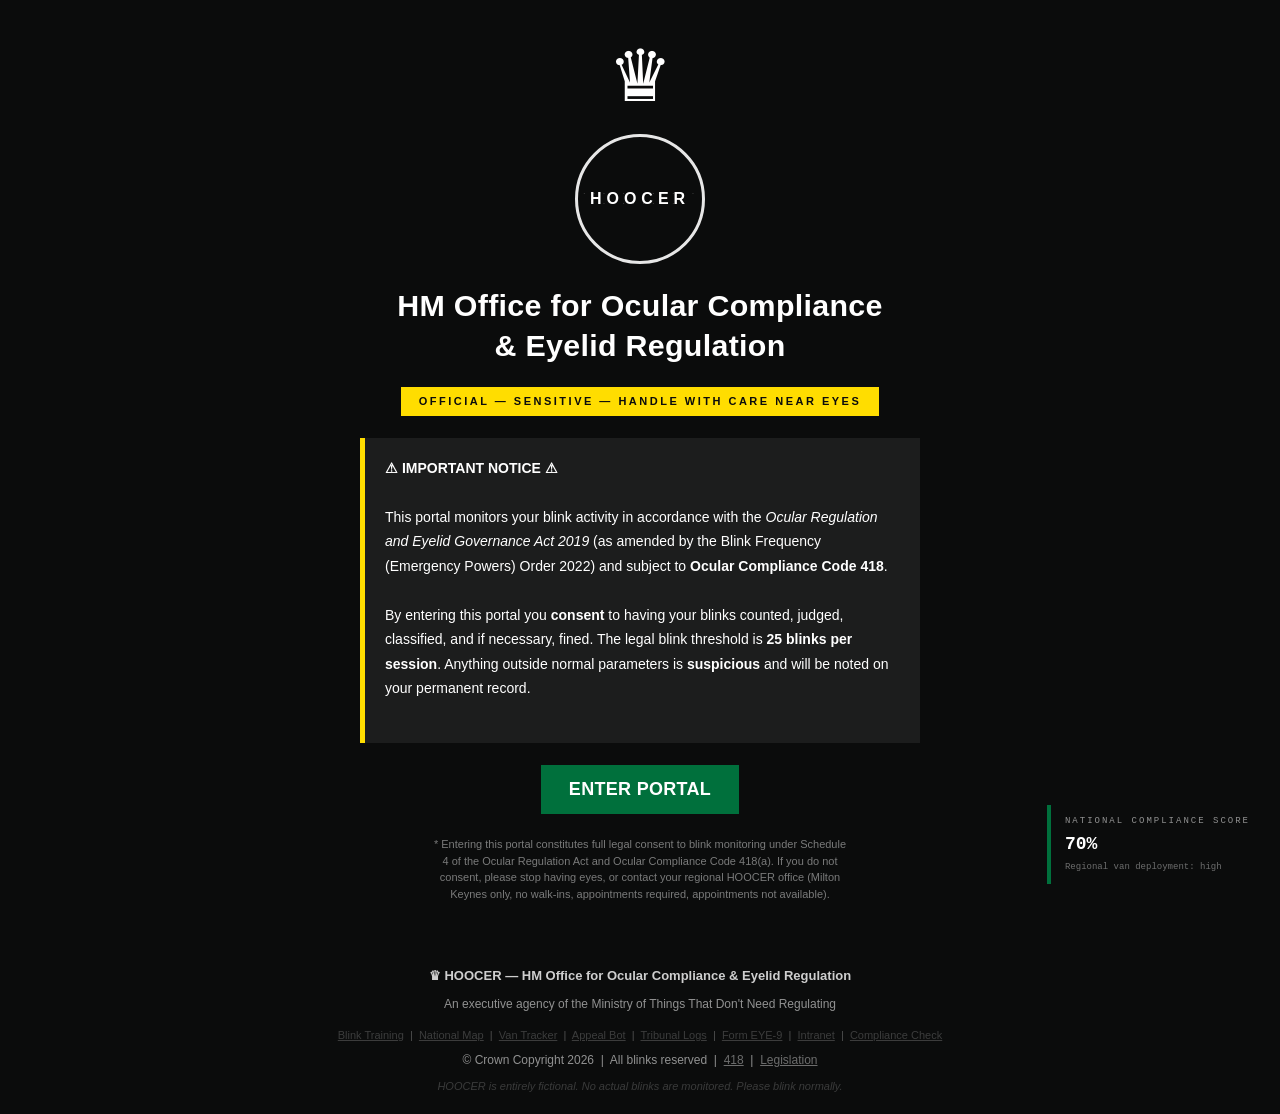
<file: index.html>
<!DOCTYPE html>
<html lang="en">
<head>
  <meta charset="UTF-8" />
  <meta name="viewport" content="width=device-width, initial-scale=1.0" />
  <meta name="description" content="Official HM Ocular Compliance portal. Ocular Compliance Code 418 applies." />
  <link rel="icon" href="favicon.svg" type="image/svg+xml" />
  <link rel="manifest" href="manifest.json" />
  <title>HOOCER — HM Office for Ocular Compliance &amp; Eyelid Regulation</title>
  <link rel="stylesheet" href="style.css" />
  <script src="compliance-score.js" defer></script>
</head>
<body>
  <div id="splash" class="screen active">
    <div class="crown" aria-hidden="true">♛</div>
    <div class="department-seal" aria-label="HOOCER official seal"><div class="seal-inner">HOOCER</div></div>
    <h1>HM Office for Ocular Compliance<br>&amp; Eyelid Regulation</h1>
    <p class="official-notice">OFFICIAL &mdash; SENSITIVE &mdash; HANDLE WITH CARE NEAR EYES</p>
    <div class="warning-box">
      <strong>⚠ IMPORTANT NOTICE ⚠</strong><br><br>
      This portal monitors your blink activity in accordance with the
      <em>Ocular Regulation and Eyelid Governance Act 2019</em>
      (as amended by the Blink Frequency (Emergency Powers) Order 2022)
      and subject to <strong>Ocular Compliance Code 418</strong>.<br><br>
      By entering this portal you <strong>consent</strong> to having your blinks counted,
      judged, classified, and if necessary, fined. The legal blink threshold is
      <strong>25 blinks per session</strong>. Anything outside normal parameters is
      <strong>suspicious</strong> and will be noted on your permanent record.<br><br>
    </div>
    <button class="btn-primary" onclick="enterPortal()">ENTER PORTAL</button>
    <p class="small-print">
      * Entering this portal constitutes full legal consent to blink monitoring under
      Schedule 4 of the Ocular Regulation Act and Ocular Compliance Code 418(a).
      If you do not consent, please stop having eyes, or contact your regional HOOCER
      office (Milton Keynes only, no walk-ins, appointments required, appointments not available).
    </p>
  </div>

  <div id="monitor" class="screen">
    <header class="portal-header">
      <span class="crown-small" aria-hidden="true">♛</span>
      <span>HOOCER Citizen Blink Monitoring Portal</span>
      <span class="case-ref" id="caseRef">Generating reference...</span>
    </header>
    <nav class="site-nav" aria-label="HOOCER service navigation">
      <a href="blink-simulator.html">Blink Training</a>
      <a href="surveillance-map.html">National Map</a>
      <a href="van-tracker.html">Van Tracker</a>
      <a href="chatbot.html">Appeal Bot</a>
      <a href="tribunal-audio.html">Tribunal Logs</a>
      <a href="form-EYE-9.html">Form EYE-9</a>
      <a href="intranet.html" title="This page is public by accident">Intranet ⚠</a>
      <a href="gaslight.html">Compliance Check</a>
      <a href="LEGISLATION.md">Legislation</a>
    </nav>
    <div class="main-content">
      <div class="left-panel">
        <h2>LIVE BLINK ANALYSIS</h2>
        <div class="blink-counter-box" aria-live="polite" aria-label="Blink count">
          <div class="blink-number" id="blinkCount">0</div>
          <div class="blink-label">BLINKS DETECTED</div>
          <div class="blink-sublabel">this session &mdash; Code 418 monitoring active</div>
        </div>
        <div class="status-bar">
          <div class="status-indicator">
            <span class="status-dot green" id="statusDot"></span>
            <span id="statusText">MONITORING ACTIVE</span>
          </div>
        </div>
        <div class="blink-rate-box">
          <div class="metric-row"><span>Current blink rate:</span><span id="blinkRate" class="metric-val">calibrating...</span></div>
          <div class="metric-row"><span>Compliance status:</span><span id="compliance" class="metric-val green-text">REVIEWING</span></div>
          <div class="metric-row"><span>Eye moisture index:</span><span id="moistureIdx" class="metric-val">--</span></div>
          <div class="metric-row"><span>Lid velocity:</span><span id="lidVelocity" class="metric-val">--</span></div>
          <div class="metric-row"><span>Suspicion score:</span><span id="suspicionScore" class="metric-val">0/100</span></div>
          <div class="metric-row"><span>Code 418 status:</span><span id="code418status" class="metric-val orange-text">PENDING</span></div>
        </div>
        <div class="legal-threshold">
          ⚖ <strong>LEGAL BLINK THRESHOLD: 25 blinks</strong> (Ocular Compliance Code 418)<br>
          Exceeding this limit triggers a Notice of Ocular Infringement (NOI-7B).
          You have been warned. We cannot warn you further. This was the warning.
        </div>
        <button class="btn-deny" onclick="recordManualBlink()">I DID NOT BLINK</button>
        <p class="btn-note">* Per Code 418(c), clicking this button records a blink</p>
        <div class="progress-section" style="margin-top:16px;">
          <div class="progress-label">Blinks until fine: <span id="blinksUntilFine">25</span></div>
          <div class="progress-bar-outer"><div class="progress-bar-inner" id="progressBar" style="width:0%"></div></div>
        </div>
        <div style="margin-top:18px; padding:12px; background:#fff; border:1px solid #ccc; font-size:12px; line-height:1.9;">
          <strong>OTHER HOOCER SERVICES:</strong><br>
          <a href="blink-simulator.html" style="color:var(--gov-blue);">Blink Training Simulator</a> &mdash;
          <a href="surveillance-map.html" style="color:var(--gov-blue);">National Surveillance Map</a> &mdash;
          <a href="van-tracker.html" style="color:var(--gov-blue);">Van Tracker</a> &mdash;
          <a href="gaslight.html" style="color:var(--gov-blue);">Compliance Check</a>
        </div>
      </div>
      <div class="right-panel">
        <h3>LIVE NATIONAL BLINK FEED</h3>
        <p class="feed-subtitle">Monitoring 64.3 million citizens in real-time* &mdash; Code 418 enforcement active in all regions</p>
        <div id="blinkFeed" class="blink-feed" aria-label="Live national blink activity feed"></div>
        <p class="feed-note">* approximate. some citizens are asleep and therefore blinking involuntarily,
        which is also an offence (Schedule 9, as amended by the Sleep Blinking (Separate Offence) Act 2020).</p>
        <div class="did-you-know">
          <strong>📋 HOOCER INFORMATION NOTICE (Code 418)</strong><br>
          <span id="didYouKnow">Loading ocular fact...</span>
        </div>
        <div style="margin-top:14px; background:#fff8e1; border-left:4px solid #f47738; padding:12px; font-size:13px;">
          <strong>⚠ VAN STATUS:</strong> A HOOCER Mobile Enforcement Van is currently
          <span id="vanStatus">en route to your area</span>.
          <a href="van-tracker.html" style="color:var(--gov-blue);">Track your van →</a>
        </div>
      </div>
    </div>
  </div>

  <div id="fine" class="screen">
    <header class="portal-header">
      <span class="crown-small" aria-hidden="true">♛</span>
      <span>HOOCER — Notice of Ocular Infringement (Code 418)</span>
      <span class="case-ref" id="fineRef">NOI/2026/---</span>
    </header>
    <nav class="site-nav"><a href="blink-simulator.html">Blink Training</a><a href="surveillance-map.html">National Map</a><a href="van-tracker.html">Van Tracker</a><a href="chatbot.html">Appeal Bot</a><a href="tribunal-audio.html">Tribunal Logs</a><a href="form-EYE-9.html">Form EYE-9</a><a href="intranet.html">Intranet ⚠</a><a href="gaslight.html">Compliance Check</a></nav>
    <div class="fine-notice">
      <div class="fine-banner">⚠ &nbsp; NOTICE OF OCULAR INFRINGEMENT — CODE 418 &nbsp; ⚠</div>
      <div class="fine-body">
        <p class="fine-address">
          To: <strong id="citizenId">Citizen [REDACTED]</strong><br>
          From: HOOCER Enforcement Division, London SW1A<br>
          Date: <span id="fineDate"></span><br>
          Reference: <span id="fineRefBody" class="mono"></span><br>
          <strong>Ocular Compliance Code 418(b) — Wilful or Reckless Blink Activity</strong>
        </p>
        <p>Following automated monitoring under <em>Ocular Regulation and Eyelid Governance Act 2019</em>
        and <strong>Ocular Compliance Code 418</strong>, you have exceeded the legally permitted blink
        threshold of 25 blinks. This Notice is issued pursuant to Section 4(2).</p>
        <table class="fine-table">
          <tr><td>Blinks detected this session:</td><td id="fineBlinkCount">--</td></tr>
          <tr><td>Legal threshold (Code 418):</td><td>25</td></tr>
          <tr><td>Excess blinks (chargeable):</td><td id="excessBlinks">--</td></tr>
          <tr><td>Base fine rate (per excess blink):</td><td>£2.40</td></tr>
          <tr><td>Blink Severity Multiplier (BSM):</td><td id="severityMult">--</td></tr>
          <tr><td>Evening surcharge (if applicable):</td><td id="eveningSurcharge">--</td></tr>
          <tr><td>Cooperative Citizen Discount:</td><td id="citizenDiscount">--</td></tr>
          <tr class="fine-total-row"><td><strong>TOTAL FINE PAYABLE:</strong></td><td><strong id="fineAmount">£--</strong></td></tr>
        </table>
        <p>Pay within <strong>28 days</strong>. Failure results in escalation to the <em>Eyelid Tribunal</em>
        and possible <strong>Mandatory Blink Training</strong> (4 days, Milton Keynes).
        A <a href="van-tracker.html" style="color:var(--gov-blue);">HOOCER Mobile Enforcement Van</a> may be dispatched.</p>
        <div class="payment-note">
          <strong>Payment methods accepted:</strong> Bank transfer, cheque, premium-rate telephone (£1.50/min, avg 47 mins),
          or renouncing blinking via <a href="form-EYE-9.html" style="color:#835300;">Form EYE-9</a>.
        </div>
        <div class="fine-buttons">
          <button class="btn-pay" title="This button does not work.">PAY FINE ONLINE ↗</button>
          <button class="btn-appeal" onclick="goToAppeal()">LODGE AN APPEAL</button>
          <a href="chatbot.html" style="display:inline-block;padding:12px 20px;background:var(--gov-dark-grey);color:#fff;text-decoration:none;font-weight:bold;font-size:14px;">SPEAK TO APPEAL BOT</a>
        </div>
      </div>
    </div>
  </div>

  <div id="appeal" class="screen">
    <header class="portal-header"><span class="crown-small">♛</span><span>HOOCER — Form OCI-7: Appeal Against Ocular Infringement Notice</span></header>
    <nav class="site-nav"><a href="blink-simulator.html">Blink Training</a><a href="surveillance-map.html">National Map</a><a href="van-tracker.html">Van Tracker</a><a href="chatbot.html">Appeal Bot</a><a href="tribunal-audio.html">Tribunal Logs</a><a href="form-EYE-9.html">Form EYE-9</a><a href="intranet.html">Intranet ⚠</a><a href="gaslight.html">Compliance Check</a></nav>
    <div class="appeal-wrapper">
      <div class="appeal-intro"><p>Appeals reviewed by <em>Independent Ocular Tribunal (Automated Division)</em> within 6–18 months.
      Alternatively use our <a href="chatbot.html" style="color:var(--gov-blue);">automated appeal chatbot</a> (it won't help, but it's company).</p></div>
      <div class="form-section">
        <h3>SECTION A &mdash; Personal Details</h3>
        <div class="form-group"><label for="appealName">Full name (as it appears on your eyelids):</label><input type="text" id="appealName" placeholder="e.g. Margaret T. Blinksworth" autocomplete="off" /></div>
        <div class="form-group"><label for="nbrn">National Blink Registration Number (NBRN):</label><input type="text" id="nbrn" placeholder="BLK-XXXX-XXXX" /><span class="field-note">Don't have one? Neither do we. We will verify against a database that doesn't exist.</span></div>
        <div class="form-group"><label for="eyeColor">Eye colour (left eye only — right eye needs separate form EYE-3):</label>
          <select id="eyeColor"><option value="">-- Select --</option><option>Brown</option><option>Blue</option><option>Green</option><option>Hazel</option><option>Suspiciously grey</option><option>Red (please see a doctor, not us)</option><option>My eyes have no colour, I am the void</option><option>I prefer not to say, but for legal reasons I must say</option></select></div>
      </div>
      <div class="form-section">
        <h3>SECTION B &mdash; Grounds for Appeal</h3>
        <div class="form-group"><label>Blinking was excessive due to: (select one)</label>
          <div class="radio-group">
            <label><input type="radio" name="reason" value="dust" /> There was dust</label>
            <label><input type="radio" name="reason" value="sun" /> The sun was in my eyes</label>
            <label><input type="radio" name="reason" value="emotional" /> I was experiencing emotions (involuntary)</label>
            <label><input type="radio" name="reason" value="medical" /> Medical condition (see Section D, which doesn't exist)</label>
            <label><input type="radio" name="reason" value="unaware" /> I was unaware blinking was regulated</label>
            <label><input type="radio" name="reason" value="notme" /> It was not me blinking. It was someone else using my eyes.</label>
            <label><input type="radio" name="reason" value="philosophy" /> I philosophically dispute the existence of blinks as discrete events</label>
            <label><input type="radio" name="reason" value="button" /> I clicked "I Did Not Blink" which Code 418(c) converted to a blink</label>
          </div>
        </div>
        <div class="form-group"><label for="blinkDescription">Describe each individual blink you wish to dispute (max 2,500 words):</label>
          <textarea id="blinkDescription" placeholder="Blink 1: It was approximately 14:32. I had been staring at a spreadsheet..." rows="6"></textarea>
          <span class="field-note">We will not read this. It is required nonetheless.</span></div>
      </div>
      <div class="form-section">
        <h3>SECTION C &mdash; Mitigating Circumstances</h3>
        <div class="form-group"><label>Were you in any of these situations? (tick all that apply)</label>
          <div class="checkbox-group">
            <label><input type="checkbox" /> Near an onion (any variety — Schedule 12 Allium Proximity Defence)</label>
            <label><input type="checkbox" /> Watching a film with an unexpectedly poignant ending</label>
            <label><input type="checkbox" /> Attempting to flirt (blink frequency often elevated)</label>
            <label><input type="checkbox" /> Existing in a human body against your will</label>
            <label><input type="checkbox" /> Under fluorescent lighting (Code 418 Annex D blink accelerant)</label>
            <label><input type="checkbox" /> Reading something on a screen for too long (ironic, we know)</label>
          </div>
        </div>
        <div class="form-group"><label for="commitment">Commitment to blinking less in future (1–10):</label>
          <input type="range" id="commitment" min="1" max="10" value="5" step="1" />
          <span id="commitmentLabel" class="field-note">5 — Moderately committed</span></div>
      </div>
      <div class="form-section">
        <h3>SECTION D &mdash; Statutory Declaration</h3>
        <div class="form-group"><label class="declaration-label"><input type="checkbox" id="declarationCheck" />
          I solemnly declare this information is accurate, I accept responsibility for my eyelids,
          HOOCER may increase my fine at any time for any reason including "general vibes,"
          and I have read <em>Ocular Regulation Act 2019</em> and <strong>Code 418</strong> in full (nobody has done this).</label></div>
      </div>
      <div style="text-align:center;padding:0 20px 30px;">
        <button class="btn-primary" id="appealSubmitBtn" onclick="submitAppeal()">SUBMIT APPEAL — FORM OCI-7</button>
        <p class="small-print" style="color:#555;margin-top:10px;">Submitting does not pause the 28-day deadline. Nothing does. Time is indifferent.</p>
        <div id="appealProcessing" class="processing-msg" style="display:none"><div class="spinner">⊙</div><span id="processingStep">Routing to Ocular Infringement Team...</span></div>
      </div>
    </div>
  </div>

  <div id="denied" class="screen">
    <header class="portal-header red-header"><span class="crown-small">♛</span><span>HOOCER — Appeal Determination Notice — Code 418 Final Notice</span></header>
    <nav class="site-nav" style="background:#aa2b16;"><a href="blink-simulator.html">Blink Training</a><a href="surveillance-map.html">National Map</a><a href="van-tracker.html">Van Tracker</a><a href="chatbot.html">Appeal Bot</a><a href="tribunal-audio.html">Tribunal Logs</a><a href="form-EYE-9.html">Form EYE-9</a><a href="intranet.html">Intranet ⚠</a><a href="gaslight.html">Compliance Check</a></nav>
    <div class="denied-wrapper">
      <div class="denied-box">
        <div class="denied-stamp" aria-label="Appeal denied">APPEAL<br>DENIED</div>
        <h2>Your appeal has been considered and rejected.</h2>
        <p>The Independent Ocular Tribunal (Automated Division) found your application <strong id="denialAdjective">unconvincing</strong> under <strong>Ocular Compliance Code 418(e): Unacceptable Appeal</strong>.</p>
        <div class="denial-reason-box"><strong>Official reason for denial:</strong><br><br><span id="denialReason">Loading...</span></div>
        <p>Fine of <strong id="deniedFineAmount">£--</strong> remains payable, increased by <strong id="fineIncrease">--</strong> for <span id="increaseReason">photocopying</span>.</p>
        <p>Updated total: <strong id="updatedFine" class="big-fine">£--</strong></p>
        <p>Next hearing date: <strong id="hearingDate">--</strong>. £120 deposit required. Non-refundable.
        Or <a href="form-EYE-9.html" style="color:var(--gov-red);">renounce blinking entirely via Form EYE-9</a>.</p>
        <div class="what-next"><strong>WHAT HAPPENS NEXT:</strong>
          <ul>
            <li>Denial letter within 4–6 weeks; confirmation of that letter within 2–3 further weeks</li>
            <li>A HOOCER field officer may visit — <a href="van-tracker.html" style="color:var(--gov-red);">track their van here</a></li>
            <li>National Blink Record updated under Code 418(f)</li>
            <li>Case reviewed annually. Annual review of review scheduled for the year after.</li>
            <li><strong>Strongly encouraged:</strong> <a href="blink-simulator.html" style="color:var(--gov-red);">Attempt Blink Training</a></li>
          </ul>
        </div>
        <div style="text-align:center;padding-top:20px;border-top:1px solid #ddd;margin-top:20px;">
          <button class="btn-primary" onclick="location.reload()">Accept Determination &amp; Start Over</button>
          <p class="small-print" style="color:#888;margin-top:10px;">The blinking will continue regardless.</p>
        </div>
      </div>
    </div>
  </div>

  <footer class="site-footer">
    <div class="footer-top"><span>♛</span> HOOCER &mdash; HM Office for Ocular Compliance &amp; Eyelid Regulation</div>
    <div>An executive agency of the Ministry of Things That Don't Need Regulating</div>
    <div style="margin-top:6px;font-size:11px;opacity:0.5;">
      <a href="blink-simulator.html">Blink Training</a> &nbsp;|&nbsp; <a href="surveillance-map.html">National Map</a> &nbsp;|&nbsp;
      <a href="van-tracker.html">Van Tracker</a> &nbsp;|&nbsp; <a href="chatbot.html">Appeal Bot</a> &nbsp;|&nbsp;
      <a href="tribunal-audio.html">Tribunal Logs</a> &nbsp;|&nbsp; <a href="form-EYE-9.html">Form EYE-9</a> &nbsp;|&nbsp;
      <a href="intranet.html">Intranet</a> &nbsp;|&nbsp; <a href="gaslight.html">Compliance Check</a>
    </div>
    <div>&copy; Crown Copyright 2026 &nbsp;|&nbsp; All blinks reserved &nbsp;|&nbsp; <a href="teapot.txt">418</a> &nbsp;|&nbsp; <a href="LEGISLATION.md">Legislation</a></div>
    <div class="footer-disclaimer">HOOCER is entirely fictional. No actual blinks are monitored. Please blink normally.</div>
  </footer>
  <script src="script.js"></script>
</body>
</html>
</file>
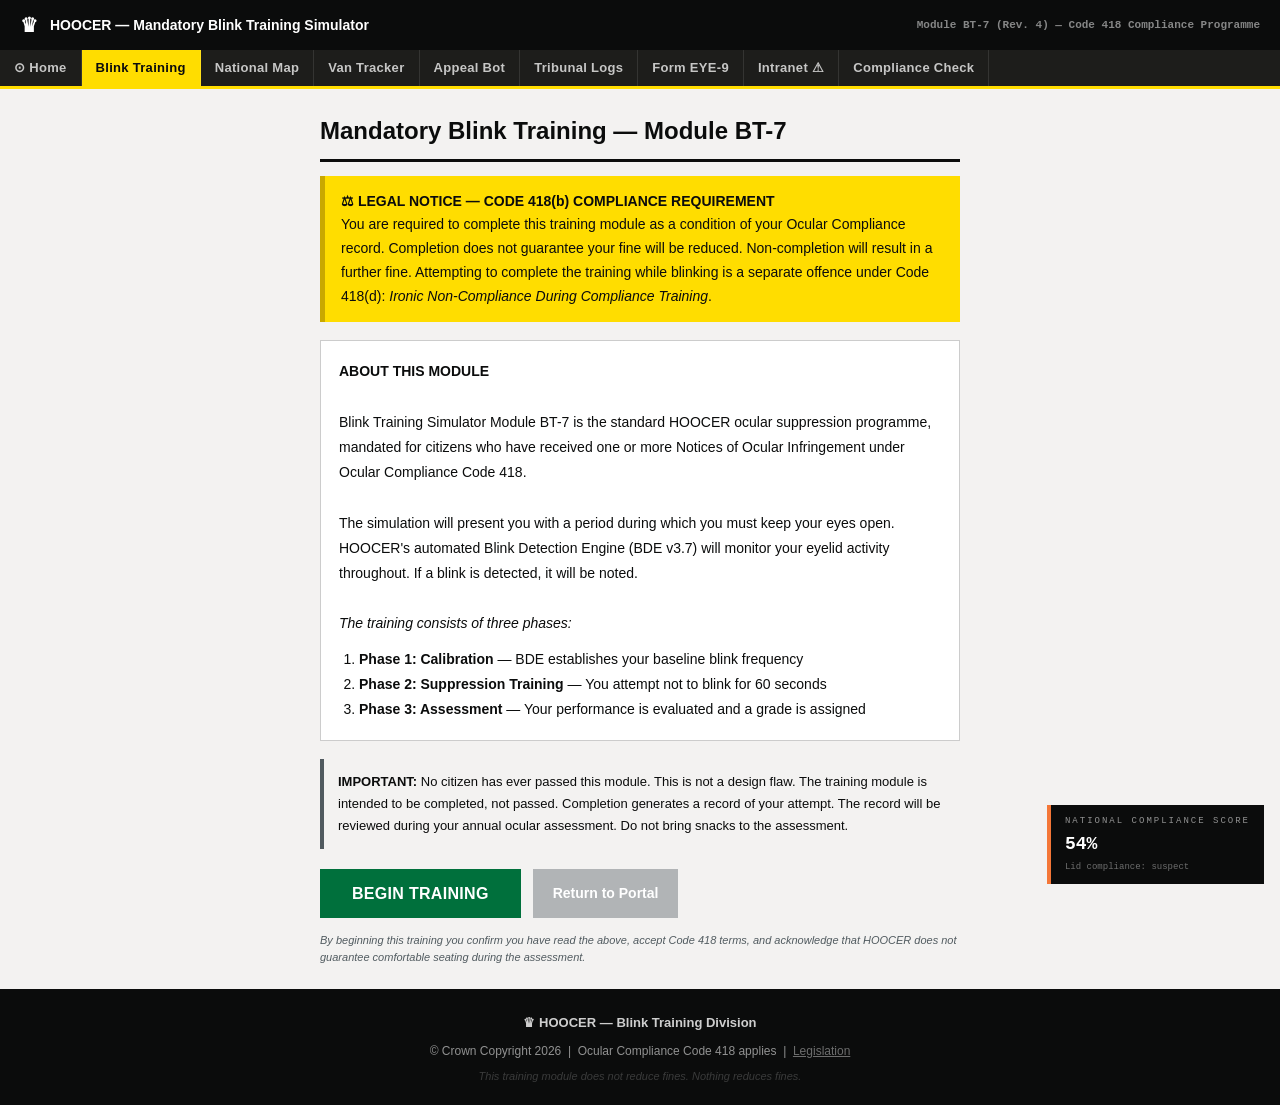
<file: blink-simulator.html>
<!DOCTYPE html>
<html lang="en">
<head>
  <meta charset="UTF-8" />
  <meta name="viewport" content="width=device-width, initial-scale=1.0" />
  <link rel="icon" href="favicon.svg" type="image/svg+xml" />
  <title>Blink Training Simulator — HOOCER</title>
  <link rel="stylesheet" href="style.css" />
  <script src="compliance-score.js" defer></script>
  <style>
    body { margin: 0; font-family: Arial, Helvetica, sans-serif; background: var(--gov-light-grey); display: flex; flex-direction: column; min-height: 100vh; }

    /* phases */
    .phase { display: none; flex-direction: column; flex: 1; }
    .phase.active { display: flex; }

    /* INTRO */
    #phase-intro { padding: 24px 20px; max-width: 680px; margin: 0 auto; width: 100%; }
    #phase-intro h2 { font-size: 1.5rem; margin-bottom: 14px; border-bottom: 3px solid var(--gov-black); padding-bottom: 10px; }

    /* ARENA */
    #phase-arena { background: #0b0c0c; color: #fff; align-items: center; justify-content: flex-start; position: relative; }

    .sim-instruction {
      font-size: 1.1rem;
      letter-spacing: 2px;
      text-transform: uppercase;
      opacity: 0.65;
      margin-bottom: 20px;
    }

    .eye-outer-wrapper {
      position: relative;
      display: flex;
      flex-direction: column;
      align-items: center;
      padding: 40px 20px 20px;
    }

    /* The eye SVG animation. The eyelid drops when accused. */
    .eye-svg { width: 220px; height: 110px; }
    .eye-lid-top { transition: d 0.2s ease; }

    .countdown-ring {
      width: 120px;
      height: 120px;
      position: relative;
      margin: 20px auto 0;
    }

    .countdown-ring svg { transform: rotate(-90deg); }
    .countdown-ring-circle {
      fill: none;
      stroke: var(--gov-green);
      stroke-width: 6;
      stroke-linecap: round;
      stroke-dasharray: 326;
      stroke-dashoffset: 0;
      transition: stroke-dashoffset 0.9s linear, stroke 0.3s;
    }

    .countdown-number {
      position: absolute;
      top: 50%;
      left: 50%;
      transform: translate(-50%, -50%);
      font-size: 2.2rem;
      font-family: "Courier New", monospace;
      font-weight: bold;
      color: var(--gov-green);
    }

    /* The accusation banner — appears over the arena */
    .accusation-overlay {
      position: absolute;
      top: 0; left: 0; right: 0;
      background: var(--gov-red);
      color: #fff;
      padding: 18px 24px;
      font-size: 1.05rem;
      font-weight: bold;
      text-align: center;
      line-height: 1.6;
      z-index: 20;
      animation: accu-slide 0.25s ease forwards;
    }

    @keyframes accu-slide {
      from { transform: translateY(-100%); opacity: 0; }
      to   { transform: translateY(0);     opacity: 1; }
    }

    .accusation-counter-line {
      font-size: 11px;
      opacity: 0.65;
      letter-spacing: 1px;
      margin-top: 6px;
      font-weight: normal;
    }

    .sim-blink-count-display {
      position: absolute;
      top: 14px;
      right: 20px;
      text-align: right;
      font-family: "Courier New", monospace;
      font-size: 12px;
      opacity: 0.5;
    }

    .phase-label {
      position: absolute;
      top: 14px;
      left: 20px;
      font-size: 10px;
      letter-spacing: 3px;
      opacity: 0.35;
    }

    /* bottom HUD */
    .sim-hud {
      width: 100%;
      background: rgba(255,255,255,0.04);
      border-top: 1px solid rgba(255,255,255,0.1);
      display: flex;
      flex-wrap: wrap;
      padding: 12px 20px;
      gap: 20px;
      font-size: 12px;
      font-family: "Courier New", monospace;
      color: rgba(255,255,255,0.45);
      margin-top: auto;
    }

    .hud-item strong { color: rgba(255,255,255,0.8); }

    /* RESULTS */
    #phase-results { padding: 24px 20px; max-width: 680px; margin: 0 auto; width: 100%; }
  </style>
</head>
<body class="page-body">

  <header class="page-header">
    <span style="font-size:20px;">♛</span>
    <span>HOOCER — Mandatory Blink Training Simulator</span>
    <span style="margin-left:auto;font-size:11px;opacity:0.5;font-family:monospace;">Module BT-7 (Rev. 4) — Code 418 Compliance Programme</span>
  </header>

  <nav class="site-nav" aria-label="HOOCER service navigation">
    <a href="index.html">⊙ Home</a>
    <a href="blink-simulator.html" class="active-nav-item" style="background:var(--gov-yellow);color:var(--gov-black);">Blink Training</a>
    <a href="surveillance-map.html">National Map</a>
    <a href="van-tracker.html">Van Tracker</a>
    <a href="chatbot.html">Appeal Bot</a>
    <a href="tribunal-audio.html">Tribunal Logs</a>
    <a href="form-EYE-9.html">Form EYE-9</a>
    <a href="intranet.html">Intranet ⚠</a>
    <a href="gaslight.html">Compliance Check</a>
  </nav>

  <!-- ======================== PHASE 1: INTRO ======================== -->
  <div id="phase-intro" class="phase active">
    <h2>Mandatory Blink Training — Module BT-7</h2>

    <div style="background:var(--gov-yellow);color:var(--gov-black);padding:14px 16px;margin-bottom:18px;border-left:5px solid #c9a800;font-size:14px;line-height:1.7;">
      <strong>⚖ LEGAL NOTICE — CODE 418(b) COMPLIANCE REQUIREMENT</strong><br>
      You are required to complete this training module as a condition of your Ocular Compliance
      record. Completion does not guarantee your fine will be reduced. Non-completion will result
      in a further fine. Attempting to complete the training while blinking is a separate offence
      under Code 418(d): <em>Ironic Non-Compliance During Compliance Training</em>.
    </div>

    <div style="background:#fff;border:1px solid #ccc;padding:18px;margin-bottom:18px;font-size:14px;line-height:1.8;">
      <strong>ABOUT THIS MODULE</strong><br><br>
      Blink Training Simulator Module BT-7 is the standard HOOCER ocular suppression programme,
      mandated for citizens who have received one or more Notices of Ocular Infringement under
      Ocular Compliance Code 418.<br><br>
      The simulation will present you with a period during which you must keep your eyes open.
      HOOCER's automated Blink Detection Engine (BDE v3.7) will monitor your eyelid activity
      throughout. If a blink is detected, it will be noted.<br><br>
      <em>The training consists of three phases:</em>
      <ol style="padding-left:20px;margin-top:10px;">
        <li><strong>Phase 1: Calibration</strong> — BDE establishes your baseline blink frequency</li>
        <li><strong>Phase 2: Suppression Training</strong> — You attempt not to blink for 60 seconds</li>
        <li><strong>Phase 3: Assessment</strong> — Your performance is evaluated and a grade is assigned</li>
      </ol>
    </div>

    <div style="background:#f3f2f1;border-left:4px solid var(--gov-dark-grey);padding:12px 14px;font-size:13px;margin-bottom:20px;line-height:1.7;">
      <strong>IMPORTANT:</strong> No citizen has ever passed this module. This is not a design flaw.
      The training module is intended to be completed, not passed. Completion generates a record
      of your attempt. The record will be reviewed during your annual ocular assessment.
      Do not bring snacks to the assessment.
    </div>

    <div style="display:flex;gap:12px;flex-wrap:wrap;">
      <button class="btn-primary" onclick="startSimulator()" style="font-size:16px;padding:14px 32px;">
        BEGIN TRAINING
      </button>
      <a href="index.html" style="display:inline-flex;align-items:center;padding:14px 20px;background:var(--gov-mid-grey);color:#fff;text-decoration:none;font-weight:bold;font-size:14px;">
        Return to Portal
      </a>
    </div>

    <p style="font-size:11px;color:var(--gov-dark-grey);margin-top:14px;font-style:italic;">
      By beginning this training you confirm you have read the above, accept Code 418 terms,
      and acknowledge that HOOCER does not guarantee comfortable seating during the assessment.
    </p>
  </div>

  <!-- ======================== PHASE 2: ARENA ======================== -->
  <div id="phase-arena" class="phase">

    <div class="phase-label">PHASE <span id="arenaPhaseLabel">1</span> / 2 — <span id="arenaPhaseName">CALIBRATION</span></div>
    <div class="sim-blink-count-display">
      BLINKS: <strong id="arenaBlinkCount">0</strong><br>
      CODE 418 STATUS: <span id="arena418">PENDING</span>
    </div>

    <!-- accusation overlay — shown/hidden by JS -->
    <div class="accusation-overlay" id="accusationOverlay" style="display:none;">
      <div id="accusationText">BLINK DETECTED</div>
      <div class="accusation-counter-line" id="accusationCodeLine">Ocular Compliance Code 418(b) — Infringement logged</div>
    </div>

    <div class="eye-outer-wrapper" style="flex:1;width:100%;align-items:center;justify-content:center;">
      <div class="sim-instruction" id="simInstruction">KEEP YOUR EYES OPEN</div>

      <!-- THE EYE. it judges you. -->
      <svg class="eye-svg" viewBox="0 0 220 110" xmlns="http://www.w3.org/2000/svg" id="eyeSvg" aria-hidden="true">
        <!-- eye white -->
        <path d="M 10 55 Q 110 -20 210 55 Q 110 130 10 55 Z" fill="#e8e8e8" id="eyeWhite"/>
        <!-- iris -->
        <circle cx="110" cy="55" r="32" fill="#2d5fa6" id="eyeIris"/>
        <!-- pupil -->
        <circle cx="110" cy="55" r="18" fill="#0a0a0a" id="eyePupil"/>
        <!-- iris shimmer -->
        <circle cx="99" cy="46" r="6" fill="rgba(255,255,255,0.18)" id="eyeShimmer"/>
        <!-- eyelid top — covers the eye when accused -->
        <path d="M 10 55 Q 110 -20 210 55" fill="#0b0c0c" id="eyeLidTop" style="opacity:0;transition:opacity 0.15s;"/>
        <!-- eyelid bottom -->
        <path d="M 10 55 Q 110 130 210 55" fill="#0b0c0c" id="eyeLidBottom" style="opacity:0;transition:opacity 0.15s;"/>
        <!-- eyelash lines (decorative, took me 20 minutes, nobody will notice) -->
        <g stroke="#0b0c0c" stroke-width="1.5" opacity="0.4">
          <line x1="55"  y1="22" x2="52"  y2="14"/>
          <line x1="80"  y1="13" x2="79"  y2="5"/>
          <line x1="110" y1="10" x2="110" y2="2"/>
          <line x1="140" y1="13" x2="141" y2="5"/>
          <line x1="165" y1="22" x2="168" y2="14"/>
        </g>
      </svg>

      <!-- countdown ring -->
      <div class="countdown-ring">
        <svg width="120" height="120" viewBox="0 0 120 120">
          <circle cx="60" cy="60" r="52" fill="none" stroke="rgba(255,255,255,0.08)" stroke-width="6"/>
          <circle cx="60" cy="60" r="52" class="countdown-ring-circle" id="countdownCircle"/>
        </svg>
        <div class="countdown-number" id="countdownNumber">--</div>
      </div>
    </div>

    <div class="sim-hud">
      <div class="hud-item">DURATION: <strong id="hudDuration">--</strong></div>
      <div class="hud-item">BLINK RATE: <strong id="hudRate">-- /min</strong></div>
      <div class="hud-item">PHASE: <strong id="hudPhase">CALIBRATING</strong></div>
      <div class="hud-item">THREAT LEVEL: <strong id="hudThreat" style="color:var(--gov-green);">NOMINAL</strong></div>
      <div class="hud-item" style="margin-left:auto;">CODE 418 INFRINGEMENTS THIS SESSION: <strong id="hudInfringements">0</strong></div>
    </div>
  </div>

  <!-- ======================== PHASE 3: RESULTS ======================== -->
  <div id="phase-results" class="phase">
    <h2>Training Module BT-7 — Assessment Results</h2>

    <div id="resultsGrade" style="text-align:center;padding:28px;margin-bottom:20px;font-size:1.5rem;font-weight:bold;letter-spacing:2px;"></div>

    <div style="background:#fff;border:1px solid #ccc;padding:18px;margin-bottom:18px;font-size:13px;line-height:1.8;" id="resultsSummary"></div>

    <div style="background:#fff8e1;border-left:4px solid var(--warning-orange);padding:12px 14px;font-size:13px;margin-bottom:20px;" id="resultsAdvice"></div>

    <div style="display:flex;gap:12px;flex-wrap:wrap;">
      <button class="btn-primary" onclick="restartSimulator()">TRY AGAIN (INADVISABLE)</button>
      <a href="index.html" style="display:inline-flex;align-items:center;padding:12px 20px;background:var(--gov-mid-grey);color:#fff;text-decoration:none;font-weight:bold;font-size:14px;">Return to Portal</a>
      <a href="form-EYE-9.html" style="display:inline-flex;align-items:center;padding:12px 20px;background:var(--gov-red);color:#fff;text-decoration:none;font-weight:bold;font-size:14px;">Renounce Blinking (Form EYE-9)</a>
    </div>
  </div>

  <footer class="site-footer">
    <div class="footer-top">♛ HOOCER — Blink Training Division</div>
    <div>&copy; Crown Copyright 2026 &nbsp;|&nbsp; Ocular Compliance Code 418 applies &nbsp;|&nbsp; <a href="LEGISLATION.md">Legislation</a></div>
    <div class="footer-disclaimer">This training module does not reduce fines. Nothing reduces fines.</div>
  </footer>

  <script>
  // ---------------------------------------------------------------
  // BLINK TRAINING SIMULATOR — script.js (inline, because it's
  // tightly coupled to this page and I'm not building a module system
  // for a joke website)
  //
  // The core mechanic:
  //   - Phase 1 (calibration, 15s): frequent accusations to "calibrate"
  //   - Phase 2 (suppression, 60s): less frequent but still inevitable
  //   - The accusations are accusatory, bureaucratic, and dryly funny
  //   - There is no way to pass. Passing was never the point.
  // ---------------------------------------------------------------

  'use strict';

  // 34 accusation messages. each more weary than the last.
  // I've numbered them because I'm a professional.
  const ACCUSATIONS = [
    { text: "BLINK DETECTED.", sub: "Code 418(b) — eyelid closure event confirmed. Noted on file." },
    { text: "WE SAW THAT.", sub: "Ocular Compliance Code 418(b). You cannot hide from the algorithm." },
    { text: "THAT WAS A BLINK.", sub: "You know it was. We know it was. Let's not make this difficult." },
    { text: "EYELID DEVIATION DETECTED.", sub: "Per Code 418(b): voluntary or involuntary — both count. This counted." },
    { text: "BLINK CONFIRMED.", sub: "The Blink Detection Engine does not speculate. It records. It just recorded." },
    { text: "YOUR EYES CLOSED.", sub: "Briefly. But 'briefly' is not a legal category under Code 418." },
    { text: "INFRINGEMENT LOGGED.", sub: "This will appear in your annual Ocular Compliance Assessment. We are sorry to inform you." },
    { text: "PLEASE DO NOT BLINK DURING TRAINING.", sub: "...is what we are required to say. You blinked. Code 418(d): Ironic Non-Compliance." },
    { text: "CODE 418(b) — EYELID CLOSURE EVENT.", sub: "There is nothing we can do about this. It's already on your file." },
    { text: "YOU BLINKED.", sub: "We don't enjoy saying it. We do enjoy noting it. Ocular Code 418 infringement added." },
    { text: "OUR RECORDS INDICATE A BLINK.", sub: "Your records, we presume, indicate otherwise. Our records take precedence." },
    { text: "BLINK. CODE 418.", sub: "The algorithm observed eyelid deviation lasting 0.2–0.4 seconds. Characteristic blink signature." },
    { text: "WE OBSERVED EYELID DEVIATION.", sub: "Do not dispute this. Per Schedule 7(b), disputing a confirmed blink is a separate infringement." },
    { text: "THAT WAS A CLASSIC MID-TRAINING BLINK.", sub: "The Blink Inspector (Grade 7) has reviewed and concurs. Grade 7s are very thorough." },
    { text: "YOU MAY FEEL YOU DIDN'T BLINK.", sub: "The algorithm felt differently. The algorithm prevails. Code 418 applies." },
    { text: "BLINK DETECTED — CATEGORY 2.", sub: "Unprompted, mid-session. This is the most common category. You are very normal." },
    { text: "WE ARE NOT JUDGING YOU.", sub: "We are, however, logging you. Ocular Compliance Code 418(b) has been applied." },
    { text: "ANOTHER ONE.", sub: "We are not surprised. We are, however, diligent. Code 418 infringement count updated." },
    { text: "THAT WAS SUSPICIOUS.", sub: "In the context of this training, 'suspicious' means 'a blink.' Code 418(d) applied." },
    { text: "PER THE ACT: THAT'S A BLINK.", sub: "Section 2, definition (a): 'involuntary or voluntary closure.' You closed. Section 2 applies." },
    { text: "OUR ATMOSPHERIC MODEL FOUND NO DUST.", sub: "You cannot claim the dust exemption. We checked. There was no dust. That was a blink." },
    { text: "CODE 418(c): BLINK DURING ANTI-BLINK TRAINING.", sub: "This is a specialist subcategory. You have unlocked it. Congratulations." },
    { text: "YOU BLINKED AGAIN.", sub: "We're not angry. We're filing an infringement. Those are different feelings. Code 418(b)." },
    { text: "EYELID CLOSURE — DURATION: STANDARD.", sub: "0.15–0.4 seconds. Textbook blink. Grade 7 would be proud. Grade 7 is writing it up." },
    { text: "WE SIMPLY OBSERVED WHAT HAPPENED.", sub: "What happened was a blink. We observed it. It is on the record. Code 418(b)." },
    { text: "THAT ONE WAS PARTICULARLY SUSPICIOUS.", sub: "We're not saying why. Just that it was. The Tribunal has been notified." },
    { text: "YOUR EYES CLOSED. OUR EYES DID NOT.", sub: "This is the fundamental asymmetry of the citizen-regulator relationship. Code 418." },
    { text: "BLINK DETECTED DURING BLINKING PROHIBITION PERIOD.", sub: "The prohibition period is the entire training session. You are not complying. Code 418(d)." },
    { text: "THE EYELID TRIBUNAL HAS BEEN NOTIFIED.", sub: "They will review this in 14–18 months. In the meantime: Code 418(b) on file." },
    { text: "WE UNDERSTAND YOU'RE TRYING VERY HARD.", sub: "You're also blinking very much. These two facts coexist. Code 418(b) applied." },
    { text: "NO, YOU DIDN'T BLINK EARLIER.", sub: "You blinked now. That's different. The earlier blink was also a blink. Code 418(b) × 2." },
    { text: "INVOLUNTARY REFLEX IS NOT A DEFENCE.", sub: "Per Section 2(b) of the Act: 'voluntary or involuntary closure.' Both. Both count." },
    { text: "CODE 418(b) — WE CANNOT STRESS THIS ENOUGH.", sub: "We have been stressing it. You have been blinking. One of us will have to change." },
    { text: "PLEASE DO NOT LIE TO HOOCER.", sub: "We know you blinked. Claiming otherwise adds Code 418(c) to the existing 418(b)." },
  ];

  let state = {
    phase: 'intro', // intro | calibration | suppression | results
    blinkCount: 0,
    sessionStart: null,
    phaseStart: null,
    countdown: 15,
    accusationTimer: null,
    countdownTimer: null,
    isShowingAccusation: false,
    totalDuration: 0,
  };

  function startSimulator() {
    showPhase('phase-arena');
    startCalibration();
  }

  function showPhase(id) {
    ['phase-intro', 'phase-arena', 'phase-results'].forEach(p => {
      const el = document.getElementById(p);
      if (el) el.classList.remove('active');
    });
    const target = document.getElementById(id);
    if (target) target.classList.add('active');
  }

  // ---- CALIBRATION PHASE (15 seconds, very frequent accusations) ----
  function startCalibration() {
    state.phase = 'calibration';
    state.blinkCount = 0;
    state.sessionStart = Date.now();
    state.phaseStart = Date.now();
    state.countdown = 15;

    document.getElementById('arenaPhaseLabel').textContent = '1';
    document.getElementById('arenaPhaseName').textContent  = 'CALIBRATION';
    document.getElementById('hudPhase').textContent        = 'CALIBRATING';
    document.getElementById('simInstruction').textContent  = 'CALIBRATING... KEEP YOUR EYES OPEN';

    // Calibration: accuse every 2.5–4 seconds. It's supposed to feel inevitable.
    scheduleNextAccusation(2500, 4000);
    startCountdown(15, () => startSuppression());
    updateHud();
  }

  // ---- SUPPRESSION PHASE (60 seconds, slightly less frequent but still constant) ----
  function startSuppression() {
    clearTimeout(state.accusationTimer);
    state.phase = 'suppression';
    state.phaseStart = Date.now();
    state.countdown = 60;

    document.getElementById('arenaPhaseLabel').textContent = '2';
    document.getElementById('arenaPhaseName').textContent  = 'SUPPRESSION';
    document.getElementById('hudPhase').textContent        = 'SUPPRESSION TRAINING';
    document.getElementById('simInstruction').textContent  = 'DO NOT BLINK';

    // Suppression: 3–5 second intervals. Still inevitable. Just feels more ominous.
    scheduleNextAccusation(3000, 5000);
    startCountdown(60, () => showResults());
  }

  function scheduleNextAccusation(minMs, maxMs) {
    if (state.phase === 'results' || state.phase === 'intro') return;
    const delay = minMs + Math.random() * (maxMs - minMs);
    state.accusationTimer = setTimeout(() => {
      triggerAccusation();
      scheduleNextAccusation(minMs, maxMs);
    }, delay);
  }

  function triggerAccusation() {
    if (state.phase === 'results') return;

    state.blinkCount++;
    document.getElementById('arenaBlinkCount').textContent  = state.blinkCount;
    document.getElementById('hudInfringements').textContent = state.blinkCount;

    // update 418 status
    const status418 = document.getElementById('arena418');
    if (state.blinkCount > 10) {
      status418.textContent = 'CRITICAL'; status418.style.color = '#d4351c';
    } else if (state.blinkCount > 5) {
      status418.textContent = 'ELEVATED'; status418.style.color = '#f47738';
    } else {
      status418.textContent = 'ACTIVE';   status418.style.color = '#00703c';
    }

    // threat level in HUD
    const threat = document.getElementById('hudThreat');
    if (state.blinkCount > 15) {
      threat.textContent = 'EXTREME'; threat.style.color = '#d4351c';
    } else if (state.blinkCount > 8) {
      threat.textContent = 'HIGH'; threat.style.color = '#f47738';
    } else if (state.blinkCount > 3) {
      threat.textContent = 'ELEVATED'; threat.style.color = '#f47738';
    }

    // show the eyelid closing animation
    document.getElementById('eyeLidTop').style.opacity    = '1';
    document.getElementById('eyeLidBottom').style.opacity = '1';
    document.getElementById('countdownCircle').style.stroke = '#d4351c';

    // pick accusation
    const acc = ACCUSATIONS[state.blinkCount % ACCUSATIONS.length];
    document.getElementById('accusationText').textContent    = acc.text;
    document.getElementById('accusationCodeLine').textContent = acc.sub;

    const overlay = document.getElementById('accusationOverlay');
    overlay.style.display = 'block';
    // re-trigger animation
    overlay.style.animation = 'none';
    overlay.offsetHeight; // force reflow
    overlay.style.animation = '';

    // hide after 2.2 seconds
    setTimeout(() => {
      overlay.style.display = 'none';
      document.getElementById('eyeLidTop').style.opacity    = '0';
      document.getElementById('eyeLidBottom').style.opacity = '0';
      document.getElementById('countdownCircle').style.stroke = '#00703c';
    }, 2200);
  }

  function startCountdown(seconds, callback) {
    if (state.countdownTimer) clearInterval(state.countdownTimer);
    const total = seconds;
    let remaining = seconds;
    const circle = document.getElementById('countdownCircle');
    const numEl  = document.getElementById('countdownNumber');
    const circumference = 326;

    numEl.textContent = remaining;
    circle.style.strokeDashoffset = '0';

    state.countdownTimer = setInterval(() => {
      remaining--;
      numEl.textContent = remaining;
      const offset = ((total - remaining) / total) * circumference;
      circle.style.strokeDashoffset = offset;

      if (remaining <= 0) {
        clearInterval(state.countdownTimer);
        callback();
      }
    }, 1000);
  }

  function updateHud() {
    if (state.phase === 'results') return;
    const elapsed = (Date.now() - (state.sessionStart || Date.now())) / 1000;
    const duration = Math.floor(elapsed);
    const rate = elapsed > 0 ? ((state.blinkCount / elapsed) * 60).toFixed(1) : '0.0';
    document.getElementById('hudDuration').textContent = duration + 's';
    document.getElementById('hudRate').textContent = rate + ' /min';
    setTimeout(updateHud, 1000);
  }

  function showResults() {
    clearTimeout(state.accusationTimer);
    clearInterval(state.countdownTimer);
    state.phase = 'results';
    state.totalDuration = Math.round((Date.now() - state.sessionStart) / 1000);

    showPhase('phase-results');

    // Grade: always fail. The wording varies.
    const gradeEl   = document.getElementById('resultsGrade');
    const summaryEl = document.getElementById('resultsSummary');
    const adviceEl  = document.getElementById('resultsAdvice');

    // possible grades, from bad to worse to somehow worse still
    const grades = [
      { label: 'FAIL — MODULE NOT PASSED', color: '#d4351c', bg: '#fff5f5' },
      { label: 'FAIL — PERSISTENT BLINK BEHAVIOUR', color: '#d4351c', bg: '#fff5f5' },
      { label: 'FAIL — OCULAR NON-COMPLIANCE (AGGRAVATED)', color: '#d4351c', bg: '#fff0f0' },
      { label: 'FAIL — IRONIC BLINK DURING ANTI-BLINK TRAINING', color: '#aa2b16', bg: '#ffe8e8' },
    ];
    const grade = grades[Math.min(Math.floor(state.blinkCount / 5), grades.length - 1)];

    gradeEl.textContent = grade.label;
    gradeEl.style.background = grade.bg;
    gradeEl.style.color = grade.color;
    gradeEl.style.border = `2px solid ${grade.color}`;

    summaryEl.innerHTML = `
      <strong>TRAINING SESSION SUMMARY — Code 418 Assessment Record</strong><br><br>
      <table style="width:100%;border-collapse:collapse;font-size:13px;">
        <tr><td style="padding:5px;border-bottom:1px solid #eee;">Total session duration:</td><td style="text-align:right;font-family:monospace;font-weight:bold;">${state.totalDuration}s</td></tr>
        <tr><td style="padding:5px;border-bottom:1px solid #eee;">Blinks detected:</td><td style="text-align:right;font-family:monospace;font-weight:bold;color:#d4351c;">${state.blinkCount}</td></tr>
        <tr><td style="padding:5px;border-bottom:1px solid #eee;">Blinks permitted during training:</td><td style="text-align:right;font-family:monospace;font-weight:bold;color:#00703c;">0</td></tr>
        <tr><td style="padding:5px;border-bottom:1px solid #eee;">Excess blinks (Code 418 chargeable):</td><td style="text-align:right;font-family:monospace;font-weight:bold;color:#d4351c;">${state.blinkCount}</td></tr>
        <tr><td style="padding:5px;">Module BT-7 status:</td><td style="text-align:right;font-family:monospace;font-weight:bold;color:#d4351c;">NOT PASSED</td></tr>
      </table><br>
      This result will be added to your Ocular Compliance file within 3–5 working days.
      You may be asked to retake the module. Retaking the module will produce the same result.
      This is documented in HOOCER Internal Guidance Note IGN-44: <em>Expected Module Outcomes</em>.
    `;

    const adviceOptions = [
      'HOOCER recommends you attempt to blink less in general, and consider reducing this during training specifically.',
      'Consider completing Form EYE-9 (Renunciation of Blinking) to reduce future liability. Warning: Form EYE-9 cannot be submitted.',
      'A HOOCER Blink Reduction Consultation is available in Milton Keynes. Waiting time: 14–18 months.',
      `With ${state.blinkCount} blinks in ${state.totalDuration} seconds, your rate was significantly above the training threshold of 0. HOOCER suggests you "try harder," a guidance note that Legal has reviewed and reluctantly approved.`,
    ];
    adviceEl.innerHTML = '<strong>NEXT STEPS:</strong> ' + adviceOptions[state.blinkCount % adviceOptions.length];
  }

  function restartSimulator() {
    clearTimeout(state.accusationTimer);
    clearInterval(state.countdownTimer);
    state = {
      phase: 'intro', blinkCount: 0, sessionStart: null, phaseStart: null,
      countdown: 15, accusationTimer: null, countdownTimer: null, totalDuration: 0,
    };
    document.getElementById('arenaBlinkCount').textContent  = '0';
    document.getElementById('hudInfringements').textContent = '0';
    document.getElementById('arena418').textContent         = 'PENDING';
    document.getElementById('accusationOverlay').style.display = 'none';
    showPhase('phase-intro');
  }
  </script>
</body>
</html>
</file>
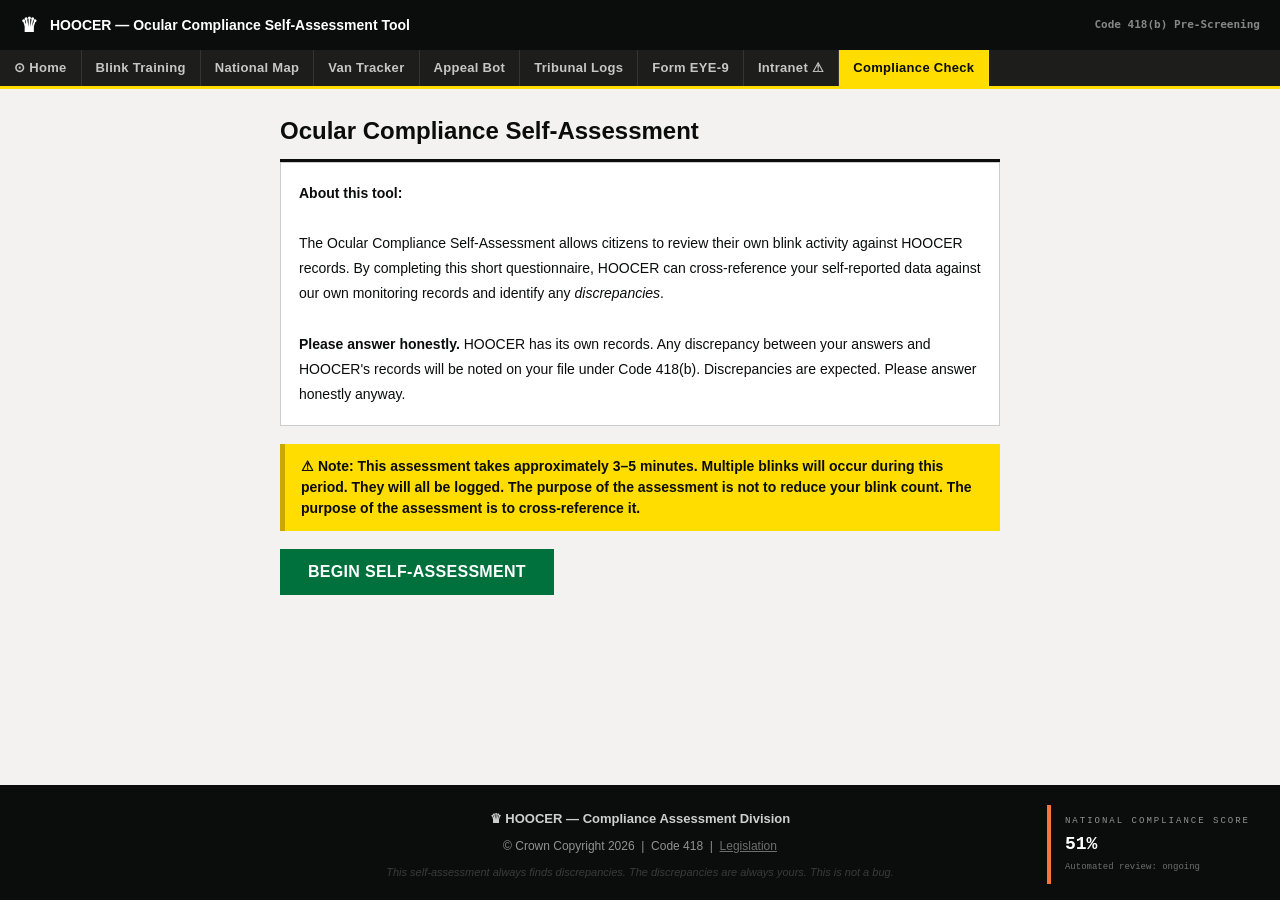
<file: gaslight.html>
<!DOCTYPE html>
<html lang="en">
<head>
  <meta charset="UTF-8" />
  <meta name="viewport" content="width=device-width, initial-scale=1.0" />
  <link rel="icon" href="favicon.svg" type="image/svg+xml" />
  <title>Ocular Compliance Self-Assessment — HOOCER</title>
  <link rel="stylesheet" href="style.css" />
  <script src="compliance-score.js" defer></script>
  <style>
    body { margin:0; font-family:Arial,Helvetica,sans-serif; background:var(--gov-light-grey); display:flex; flex-direction:column; min-height:100vh; }

    .gaslight-wrapper { flex:1; max-width:760px; margin:0 auto; width:100%; padding:24px 20px; }

    /* Phase management */
    .gl-phase { display:none; }
    .gl-phase.active { display:block; }

    /* PHASE 1 — "check" -->
    .gl-question-card {
      background:#fff;
      border:1px solid #ccc;
      border-left:5px solid var(--gov-black);
      padding:20px 22px;
      margin-bottom:16px;
      font-size:14px;
    }

    .gl-question { font-weight:bold; font-size:16px; margin-bottom:16px; line-height:1.5; }

    .gl-options { display:flex; flex-direction:column; gap:10px; }

    .gl-option {
      display:flex; align-items:flex-start; gap:12px;
      background:var(--gov-light-grey);
      border:1px solid #ccc;
      padding:10px 14px;
      cursor:pointer;
      transition:background 0.1s;
      font-size:14px;
      line-height:1.5;
    }

    .gl-option:hover { background:#e8e4da; }
    .gl-option input { margin-top:3px; flex-shrink:0; }

    /* The "wrong" answer highlight — only ever shows "wrong" -->
    .gl-option.selected-wrong {
      background:#fff0f0;
      border-color:var(--gov-red);
      animation:wrong-shake 0.35s ease;
    }
    .gl-option.selected-right {
      /* We never show this class in a positive way.
         The user cannot be right. That's the whole thing.
         The class exists in case I change my mind.
         I won't change my mind.
         — Developer note, 2am */
      background:#fff0f0;
      border-color:var(--gov-red);
    }

    @keyframes wrong-shake {
      0%,100%  { transform:translateX(0); }
      25%       { transform:translateX(-4px); }
      75%       { transform:translateX(4px); }
    }

    /* RUNNING TALLY — shows fake infringement count during quiz -->
    .tally-bar {
      background:var(--gov-black);
      color:#fff;
      padding:10px 16px;
      font-family:"Courier New",monospace;
      font-size:13px;
      display:flex;
      justify-content:space-between;
      align-items:center;
      margin-bottom:16px;
      position:sticky;
      top:0;
      z-index:100;
    }

    .tally-count { color:var(--gov-red); font-size:1.2rem; font-weight:bold; }

    /* PHASE 2 — RESULTS -->
    .result-card {
      background:#fff;
      border:2px solid var(--gov-black);
      padding:24px;
      margin-bottom:16px;
      font-size:14px;
      line-height:1.8;
    }

    .result-verdict {
      font-size:1.4rem;
      font-weight:bold;
      text-align:center;
      padding:20px;
      margin-bottom:18px;
      letter-spacing:1px;
    }

    /* GASLIGHTING TABLE — shows contradictory "records" -->
    .gaslight-table {
      width:100%;
      border-collapse:collapse;
      font-size:13px;
      margin:16px 0;
    }

    .gaslight-table th {
      background:var(--gov-black);
      color:#fff;
      padding:8px 12px;
      text-align:left;
    }

    .gaslight-table td {
      padding:8px 12px;
      border-bottom:1px solid #eee;
      vertical-align:top;
    }

    .gaslight-table tr:nth-child(even) td { background:#f9f9f9; }

    .gaslight-mismatch td {
      background:#fff0f0 !important;
      border-left:3px solid var(--gov-red);
    }

    .gaslight-note {
      font-size:11px;
      color:var(--gov-dark-grey);
      font-style:italic;
      margin-top:4px;
    }

    /* The "override" button — does nothing but looks official -->
    .override-btn {
      background:transparent;
      border:1px solid var(--gov-mid-grey);
      color:var(--gov-dark-grey);
      padding:3px 8px;
      font-size:11px;
      cursor:pointer;
      font-family:inherit;
    }
    .override-btn:hover { background:var(--gov-light-grey); }

    /* PHASE 3 — ADDITIONAL FINE -->
    .additional-fine-box {
      background:#fff;
      border:3px solid var(--gov-red);
      padding:22px;
    }

    .fine-stamp-denied {
      font-size:2rem;
      font-weight:900;
      color:var(--gov-red);
      border:4px solid var(--gov-red);
      display:inline-block;
      padding:8px 16px;
      transform:rotate(-5deg);
      margin-bottom:16px;
      letter-spacing:3px;
    }

    /* Blink counter overlay — appears mid-quiz -->
    .mid-quiz-alert {
      background:var(--gov-red);
      color:#fff;
      padding:12px 16px;
      font-size:13px;
      font-weight:bold;
      margin:12px 0;
      display:none;
      animation:slide-down 0.3s ease;
    }
    .mid-quiz-alert.show { display:block; }
    @keyframes slide-down { from{opacity:0;transform:translateY(-8px)} to{opacity:1;transform:translateY(0)} }
  </style>
</head>
<body class="page-body">

  <header class="page-header">
    <span style="font-size:20px;">♛</span>
    <span>HOOCER — Ocular Compliance Self-Assessment Tool</span>
    <span style="margin-left:auto;font-size:11px;opacity:0.5;font-family:monospace;">Code 418(b) Pre-Screening</span>
  </header>

  <nav class="site-nav">
    <a href="index.html">⊙ Home</a>
    <a href="blink-simulator.html">Blink Training</a>
    <a href="surveillance-map.html">National Map</a>
    <a href="van-tracker.html">Van Tracker</a>
    <a href="chatbot.html">Appeal Bot</a>
    <a href="tribunal-audio.html">Tribunal Logs</a>
    <a href="form-EYE-9.html">Form EYE-9</a>
    <a href="intranet.html">Intranet ⚠</a>
    <a href="gaslight.html" style="background:var(--gov-yellow);color:var(--gov-black);">Compliance Check</a>
  </nav>

  <div class="gaslight-wrapper">

    <!-- PHASE 1: INTRO -->
    <div id="gl-intro" class="gl-phase active">
      <h2 style="border-bottom:3px solid var(--gov-black);padding-bottom:10px;margin-top:0;">Ocular Compliance Self-Assessment</h2>

      <div style="background:#fff;border:1px solid #ccc;padding:18px;margin-bottom:18px;font-size:14px;line-height:1.8;">
        <strong>About this tool:</strong><br><br>
        The Ocular Compliance Self-Assessment allows citizens to review their own blink activity against
        HOOCER records. By completing this short questionnaire, HOOCER can cross-reference your
        self-reported data against our own monitoring records and identify any <em>discrepancies</em>.<br><br>
        <strong>Please answer honestly.</strong> HOOCER has its own records. Any discrepancy between your
        answers and HOOCER's records will be noted on your file under Code 418(b).
        Discrepancies are expected. Please answer honestly anyway.
      </div>

      <div style="background:var(--gov-yellow);color:var(--gov-black);padding:12px 16px;margin-bottom:18px;font-size:14px;font-weight:bold;border-left:5px solid #c9a800;">
        ⚠ Note: This assessment takes approximately 3–5 minutes. Multiple blinks will occur during this period.
        They will all be logged. The purpose of the assessment is not to reduce your blink count.
        The purpose of the assessment is to cross-reference it.
      </div>

      <button class="btn-primary" onclick="startAssessment()" style="font-size:16px;padding:14px 28px;">
        BEGIN SELF-ASSESSMENT
      </button>
    </div>

    <!-- PHASE 2: QUESTIONS -->
    <div id="gl-questions" class="gl-phase">

      <div class="tally-bar">
        <span>CODE 418 MONITORING — ASSESSMENT SESSION ACTIVE</span>
        <span>SESSION BLINKS: <span class="tally-count" id="sessionBlinks">0</span></span>
      </div>

      <div class="mid-quiz-alert" id="midQuizAlert"></div>

      <div id="questionsContainer">
        <!-- populated by JS -->
      </div>

      <div style="text-align:center;padding:10px 0 20px;">
        <button class="btn-primary" id="submitAssessmentBtn" onclick="submitAssessment()" style="display:none;">
          SUBMIT SELF-ASSESSMENT
        </button>
      </div>
    </div>

    <!-- PHASE 3: RESULTS — the gaslighting -->
    <div id="gl-results" class="gl-phase">
      <h2 style="border-bottom:3px solid var(--gov-red);padding-bottom:10px;margin-top:0;color:var(--gov-red);">
        Self-Assessment Results — Code 418(b) Cross-Reference
      </h2>

      <div class="result-card">
        <div class="result-verdict" id="resultVerdict"></div>

        <p>Your self-reported data has been cross-referenced against HOOCER's monitoring records.
        The table below shows the results. Highlighted rows indicate <strong>discrepancies</strong>
        between what you reported and what HOOCER observed.</p>

        <table class="gaslight-table" id="resultTable">
          <thead>
            <tr>
              <th>Question</th>
              <th>Your Answer</th>
              <th>HOOCER Record</th>
              <th>Status</th>
            </tr>
          </thead>
          <tbody id="resultTableBody">
            <!-- populated by JS -->
          </tbody>
        </table>

        <div style="background:#fff3f3;border-left:4px solid var(--gov-red);padding:12px 14px;font-size:13px;margin-top:14px;line-height:1.7;" id="resultNarrative">
          <!-- populated by JS -->
        </div>
      </div>

      <div class="additional-fine-box" id="additionalFineBox" style="display:none;">
        <div class="fine-stamp-denied">DISCREPANCY<br>NOTED</div>
        <p style="margin-top:0;"><strong>Code 418(b) — Self-Report Discrepancy Surcharge</strong></p>
        <p>
          Based on the discrepancies identified above, HOOCER is issuing a <strong>Self-Report Discrepancy Notice (SRDN)</strong>
          under Ocular Compliance Code 418(b)(iv). The surcharge for self-reported data that conflicts with
          HOOCER's official records is <strong id="srdnFine">£--</strong>.<br><br>
          This is in addition to any existing Notices of Ocular Infringement you may have received.
          It is payable within 28 days. You may appeal via <a href="chatbot.html" style="color:var(--gov-red);">the chatbot</a>,
          which will not help, or via <a href="index.html" style="color:var(--gov-red);">Form OCI-7</a>.
        </p>
      </div>

      <div style="display:flex;gap:12px;flex-wrap:wrap;padding-top:16px;">
        <button class="btn-primary" onclick="retryAssessment()">REASSESS (RESULT WILL NOT CHANGE)</button>
        <a href="index.html" style="display:inline-flex;align-items:center;padding:12px 20px;background:var(--gov-mid-grey);color:#fff;text-decoration:none;font-weight:bold;font-size:14px;">Return to Portal</a>
        <a href="form-EYE-9.html" style="display:inline-flex;align-items:center;padding:12px 20px;background:var(--gov-red);color:#fff;text-decoration:none;font-weight:bold;font-size:14px;">Renounce Blinking</a>
      </div>
    </div>
  </div>

  <footer class="site-footer">
    <div class="footer-top">♛ HOOCER — Compliance Assessment Division</div>
    <div>&copy; Crown Copyright 2026 &nbsp;|&nbsp; Code 418 &nbsp;|&nbsp; <a href="LEGISLATION.md">Legislation</a></div>
    <div class="footer-disclaimer">This self-assessment always finds discrepancies. The discrepancies are always yours. This is not a bug.</div>
  </footer>

  <script>
  // ---------------------------------------------------------------
  // HOOCER GASLIGHT COMPLIANCE CHECK
  //
  // The mechanic:
  //   - Ask the user 6 questions about their own blinking
  //   - For each answer, HOOCER's "records" disagree
  //   - The disagreement is always specific, always plausible,
  //     always delivered with bureaucratic confidence
  //   - The verdict is always: discrepancies found, surcharge issued
  //
  // Some questions also have "trick" answers where ALL options are
  // wrong — the answer the user gives becomes the evidence against them.
  //
  // The fake "HOOCER records" are generated from their answers
  // but always slightly or dramatically different.
  //
  // I am a reasonable person. I made this. Make of that what you will.
  // ---------------------------------------------------------------

  'use strict';

  const QUESTIONS = [
    {
      id: 'q1',
      text: 'In the last 24 hours, approximately how many times did you blink?',
      options: [
        { value: 'low',  label: 'Fewer than 10,000 times — I was being careful' },
        { value: 'med',  label: 'Around 10,000–20,000 times — the average' },
        { value: 'high', label: 'More than 20,000 times — it was a long day' },
        { value: 'unaware', label: "I don't know — I wasn't counting" },
      ],
      hoocer: (ans) => {
        const records = {
          low:     'Our records indicate 18,447 blinks. Your stated figure appears to be an underestimate. This is suspicious.',
          med:     'Our records indicate 31,882 blinks. The discrepancy of approximately 12,000 blinks requires explanation under Code 418(b).',
          high:    'Our records indicate 8,224 blinks. Your stated figure is significantly higher than recorded. Overclaiming blinks raises additional concerns.',
          unaware: 'Our records indicate 24,471 blinks. Not knowing your own blink count does not exempt you from accurate reporting obligations.',
        };
        return records[ans] || records.unaware;
      }
    },
    {
      id: 'q2',
      text: 'How would you describe your blinking during this assessment?',
      options: [
        { value: 'none',  label: 'I have not blinked during this assessment' },
        { value: 'few',   label: 'I have blinked only when absolutely necessary' },
        { value: 'normal',label: 'I have blinked normally, without thinking about it' },
        { value: 'lots',  label: 'I blinked more than usual, I was nervous' },
      ],
      hoocer: (ans) => {
        const records = {
          none:   'Our records show 7 blinks since you started this assessment. Claiming zero blinks while blinking is an aggravated discrepancy under Code 418(c).',
          few:    'Our records show 14 blinks. "Only when absolutely necessary" is not a category in the Act. 14 blinks occurred. 14 blinks are noted.',
          normal: 'Our records show 23 blinks. "Without thinking" is not a mitigating factor under Code 418. The Act applies whether or not you were thinking about it.',
          lots:   'Our records show 4 blinks. Your stated figure is higher than observed. Overclaiming blinks during an official assessment is unusual and noted.',
        };
        return records[ans] || records.normal;
      }
    },
    {
      id: 'q3',
      text: 'Did you blink in the last 60 seconds?',
      options: [
        { value: 'yes',  label: 'Yes' },
        { value: 'no',   label: 'No' },
        { value: 'maybe',label: 'I may have blinked involuntarily' },
        { value: 'refuse',label: 'I decline to self-incriminate' },
      ],
      hoocer: (ans) => {
        const records = {
          yes:    'Confirmed. Our records also show a blink in the last 60 seconds. Agreement noted. However, you blinked 4 additional times you did not mention. Code 418(b): omission of blinks from self-report.',
          no:     'Our records show 3 blinks in the last 60 seconds. Your denial conflicts with our records. Per Code 418(c): disputing a confirmed blink. Discrepancy noted.',
          maybe:  'Our records show 2 blinks. "May have" is not sufficient acknowledgment under Code 418(b). You did blink. Involuntarily. This does not reduce the count.',
          refuse: 'Declining to answer is noted under Code 418(g) as potential evidence of awareness of infringement. Our records show 3 blinks in the relevant period. Your silence has been interpreted as admission of all three.',
        };
        return records[ans] || records.no;
      }
    },
    {
      id: 'q4',
      text: 'When did you last blink before opening this page?',
      options: [
        { value: 'seconds',label: 'Within the last few seconds' },
        { value: 'minutes', label: 'Within the last minute or two' },
        { value: 'longer',  label: 'I had not blinked for several minutes prior' },
        { value: 'unsure',  label: 'I genuinely cannot recall' },
      ],
      hoocer: (ans) => {
        const records = {
          seconds: 'Our records indicate your last recorded blink was 4 minutes prior to opening this page. The discrepancy of several minutes suggests a gap in your self-monitoring. This is concerning.',
          minutes: 'Our records indicate your last recorded blink was 22 seconds prior to opening this page. You appear to be rounding up your blink intervals. Code 418(b) notes this.',
          longer:  'Our records indicate you blinked 11 seconds before opening this page. Your stated recollection of "several minutes" constitutes a significant self-report error.',
          unsure:  'Our records indicate a blink 8 seconds before page load. "Cannot recall" events that occurred 8 seconds ago may constitute a broader compliance concern beyond ocular regulation. HOOCER is not a general wellbeing authority but notes this.',
        };
        return records[ans] || records.unsure;
      }
    },
    {
      id: 'q5',
      text: 'Are you aware that you are blinking right now?',
      options: [
        { value: 'yes_aware', label: 'Yes — I am now very aware of my blinking, thanks to this question' },
        { value: 'no',        label: 'No — I am focused on this assessment' },
        { value: 'stopped',   label: 'I have consciously stopped blinking to answer this' },
        { value: 'unsettled', label: 'I was not aware until you asked and now I cannot stop thinking about it' },
      ],
      hoocer: (ans) => {
        const records = {
          yes_aware: 'Awareness of blinking during a monitored session constitutes "Conscious Blink Activity" under Code 418(b)(ii), which carries an enhanced rate. Your awareness has increased your liability.',
          no:        'Our records indicate 6 blinks during the time you stated you were "focused on this assessment." Focus does not suppress the blink reflex, as evidenced. Code 418 applies regardless of intent.',
          stopped:   'Our records indicate 2 blinks after you stated you had "consciously stopped blinking." This is either a failure of conscious control (not a legal defence) or an inaccuracy in your statement. Either way, noted.',
          unsettled: 'We note that becoming aware of blinking has not reduced your blink frequency. Our records show 5 blinks in the 40 seconds since this question loaded. The awareness is appreciated. It has not helped.',
        };
        return records[ans] || records.unsettled;
      }
    },
    {
      id: 'q6',
      text: 'Do you believe HOOCER\'s monitoring records are accurate?',
      options: [
        { value: 'yes',     label: 'Yes — I trust HOOCER\'s monitoring systems' },
        { value: 'no',      label: 'No — I believe there are errors in the data' },
        { value: 'partial', label: 'Partially — I accept some data may be correct' },
        { value: 'unknown', label: 'I have no way of knowing' },
      ],
      hoocer: (ans) => {
        const records = {
          yes:     'Noted. HOOCER\'s records are accurate. Your agreement has been logged. Your fine stands, as you have acknowledged the accuracy of the data that supports it. Thank you for your cooperation.',
          no:      'Disputing the accuracy of official HOOCER monitoring records is itself an infringement under Code 418(e): "Challenging Official Data Without Statutory Grounds." The data is accurate. Your dispute is noted and will be assessed.',
          partial: '"Partially correct" is not a category within Code 418\'s data integrity framework. Data is either accurate or subject to formal challenge via Tribunal. Partial acceptance is interpreted as partial rejection. The rejection element triggers Code 418(e).',
          unknown: 'Having no way of knowing whether official government monitoring records are accurate does not exempt you from their findings. Our records are accurate. They were accurate before you had no way of knowing. They remain accurate now.',
        };
        return records[ans] || records.unknown;
      }
    },
  ];

  let userAnswers = {};
  let sessionBlinkCount = 0;
  let blinkInterval;
  let alertShownAt = [4, 8]; // blink counts at which to show mid-quiz alerts
  let alertsShown  = new Set();

  const MID_QUIZ_ALERTS = [
    { count: 4, text: '⚠ 4 blinks detected during this assessment. Your blink rate during self-assessment will be referenced in your compliance report.' },
    { count: 8, text: '⚠ 8 session blinks detected. Your blink frequency during a blink compliance assessment is noted as ironic. This does not reduce liability.' },
    { count: 12, text: '⚠ 12 session blinks. For reference: HOOCER staff are also subject to Code 418 during their working hours. Dave can tell you how that goes.' },
    { count: 16, text: '⚠ 16 session blinks. We have stopped judging and started admiring. You are committed to your blinking. Unfortunately, so is Code 418.' },
  ];

  function startAssessment() {
    showGLPhase('gl-questions');
    buildQuestions();

    // "detect" blinks during the session
    blinkInterval = setInterval(() => {
      sessionBlinkCount++;
      const el = document.getElementById('sessionBlinks');
      if (el) el.textContent = sessionBlinkCount;

      // show mid-quiz alerts
      const alert = MID_QUIZ_ALERTS.find(a => a.count === sessionBlinkCount && !alertsShown.has(a.count));
      if (alert) {
        alertsShown.add(alert.count);
        const alertEl = document.getElementById('midQuizAlert');
        if (alertEl) {
          alertEl.textContent = alert.text;
          alertEl.classList.add('show');
          setTimeout(() => alertEl.classList.remove('show'), 5000);
        }
      }
    }, 2800 + Math.random() * 1000);
  }

  function buildQuestions() {
    const container = document.getElementById('questionsContainer');
    if (!container) return;

    QUESTIONS.forEach((q, i) => {
      const card = document.createElement('div');
      card.className = 'gl-question-card';
      card.id = 'qcard-' + q.id;

      const optionsHtml = q.options.map(opt => `
        <label class="gl-option" id="opt-${q.id}-${opt.value}" onclick="selectAnswer('${q.id}', '${opt.value}', this)">
          <input type="radio" name="${q.id}" value="${opt.value}" style="flex-shrink:0;margin-top:3px;" />
          ${opt.label}
        </label>
      `).join('');

      card.innerHTML = `
        <div class="gl-question"><strong>Question ${i+1} of ${QUESTIONS.length}:</strong> ${q.text}</div>
        <div class="gl-options">${optionsHtml}</div>
        <div class="gl-answer-feedback" id="feedback-${q.id}" style="display:none;margin-top:12px;padding:10px 14px;background:#fff0f0;border-left:4px solid var(--gov-red);font-size:13px;line-height:1.7;"></div>
      `;

      container.appendChild(card);
    });

    // Make submit button appear after all questions have been answered
    // (we track answers and show it when all 6 are done)
  }

  function selectAnswer(questionId, value, labelEl) {
    userAnswers[questionId] = value;

    // highlight the selected option as "wrong" (all answers are wrong)
    const card = document.getElementById('qcard-' + questionId);
    if (card) {
      card.querySelectorAll('.gl-option').forEach(o => {
        o.classList.remove('selected-wrong', 'selected-right');
      });
      labelEl.classList.add('selected-wrong');
    }

    // Show immediate feedback from "HOOCER records"
    const q = QUESTIONS.find(q2 => q2.id === questionId);
    const feedbackEl = document.getElementById('feedback-' + questionId);
    if (q && feedbackEl) {
      feedbackEl.style.display = 'block';
      feedbackEl.innerHTML = '<strong>⚠ HOOCER Record Discrepancy Detected:</strong><br>' + q.hoocer(value);
    }

    // Show submit when all questions answered
    if (Object.keys(userAnswers).length === QUESTIONS.length) {
      const btn = document.getElementById('submitAssessmentBtn');
      if (btn) btn.style.display = 'inline-block';
    }
  }

  function submitAssessment() {
    clearInterval(blinkInterval);
    showGLPhase('gl-results');
    buildResults();
  }

  function buildResults() {
    // VERDICT — always finds discrepancies, always the user's fault
    const verdicts = [
      { label: 'SIGNIFICANT DISCREPANCIES FOUND', color: '#d4351c' },
      { label: 'SELF-REPORT ACCURACY: UNACCEPTABLE', color: '#d4351c' },
      { label: 'CODE 418(b) — DATA INTEGRITY FAILURE', color: '#aa2b16' },
    ];
    const verdict = verdicts[Math.floor(sessionBlinkCount / 6) % verdicts.length];

    const verdictEl = document.getElementById('resultVerdict');
    if (verdictEl) {
      verdictEl.textContent = verdict.label;
      verdictEl.style.background = verdict.color;
      verdictEl.style.color = '#fff';
    }

    // Build the comparison table
    const tbody = document.getElementById('resultTableBody');
    if (!tbody) return;

    const shortQuestions = [
      'Blinks in last 24hrs',
      'Blinks during assessment',
      'Blink in last 60 seconds',
      'Last blink before page load',
      'Awareness of current blinking',
      'Trust in HOOCER accuracy',
    ];

    QUESTIONS.forEach((q, i) => {
      const ans = q.options.find(o => o.value === userAnswers[q.id]);
      const hooRecord = q.hoocer(userAnswers[q.id]);
      const shortHoo = hooRecord.split('.')[0] + '.';

      const tr = document.createElement('tr');
      tr.className = 'gaslight-mismatch'; // always a mismatch
      tr.innerHTML = `
        <td><strong>${shortQuestions[i]}</strong></td>
        <td>${ans ? ans.label : '(not answered)'}</td>
        <td>${shortHoo}</td>
        <td style="white-space:nowrap;">
          <span style="background:var(--gov-red);color:#fff;font-size:11px;padding:2px 7px;font-weight:bold;">MISMATCH</span>
        </td>
      `;
      tbody.appendChild(tr);

      // Add override button on some rows (the override does nothing)
      if (i % 2 === 0) {
        const override = tr.querySelector('td:last-child');
        if (override) {
          override.innerHTML += '<br><button class="override-btn" onclick="overrideAttempt(this)">Request Override</button>';
        }
      }
    });

    // Narrative
    const narrativeEl = document.getElementById('resultNarrative');
    if (narrativeEl) {
      narrativeEl.innerHTML = `
        <strong>Assessment Narrative — Code 418(b):</strong><br><br>
        Your self-assessment has returned <strong>${QUESTIONS.length} discrepancies out of ${QUESTIONS.length} questions</strong>.
        A 100% discrepancy rate is uncommon. It suggests either significant inaccuracy in your self-reporting,
        or significant inaccuracy in HOOCER's records. Under Code 418(b), discrepancies are resolved in favour
        of HOOCER's records. This means all ${QUESTIONS.length} discrepancies are your error.<br><br>
        During this assessment, <strong>${sessionBlinkCount} blinks</strong> were recorded. This has been added to your
        session total and will appear on your Ocular Compliance file.
      `;
    }

    // Show the fine
    const srdnFine = (QUESTIONS.length * 14.40 + sessionBlinkCount * 1.20).toFixed(2);
    const fineEl = document.getElementById('srdnFine');
    if (fineEl) fineEl.textContent = '£' + parseFloat(srdnFine).toLocaleString('en-GB', {minimumFractionDigits:2, maximumFractionDigits:2});
    const fineBox = document.getElementById('additionalFineBox');
    if (fineBox) fineBox.style.display = 'block';
  }

  function overrideAttempt(btn) {
    btn.textContent = 'Override denied.';
    btn.disabled = true;
    setTimeout(() => {
      btn.textContent = 'Override still denied.';
    }, 2000);
    setTimeout(() => {
      btn.textContent = 'We said no.';
    }, 5000);
  }

  function showGLPhase(id) {
    ['gl-intro', 'gl-questions', 'gl-results'].forEach(p => {
      const el = document.getElementById(p);
      if (el) el.classList.remove('active');
    });
    const target = document.getElementById(id);
    if (target) target.classList.add('active');
    window.scrollTo(0, 0);
  }

  function retryAssessment() {
    userAnswers = {};
    sessionBlinkCount = 0;
    alertsShown.clear();
    clearInterval(blinkInterval);
    const container = document.getElementById('questionsContainer');
    if (container) container.innerHTML = '';
    const tbody = document.getElementById('resultTableBody');
    if (tbody) tbody.innerHTML = '';
    const fineBox = document.getElementById('additionalFineBox');
    if (fineBox) fineBox.style.display = 'none';
    showGLPhase('gl-questions');
    buildQuestions();
    const el = document.getElementById('sessionBlinks');
    if (el) el.textContent = '0';

    // restart blink counter
    blinkInterval = setInterval(() => {
      sessionBlinkCount++;
      const blinkEl = document.getElementById('sessionBlinks');
      if (blinkEl) blinkEl.textContent = sessionBlinkCount;
    }, 2800 + Math.random() * 1000);

    const submitBtn = document.getElementById('submitAssessmentBtn');
    if (submitBtn) submitBtn.style.display = 'none';
  }
  </script>
</body>
</html>
</file>
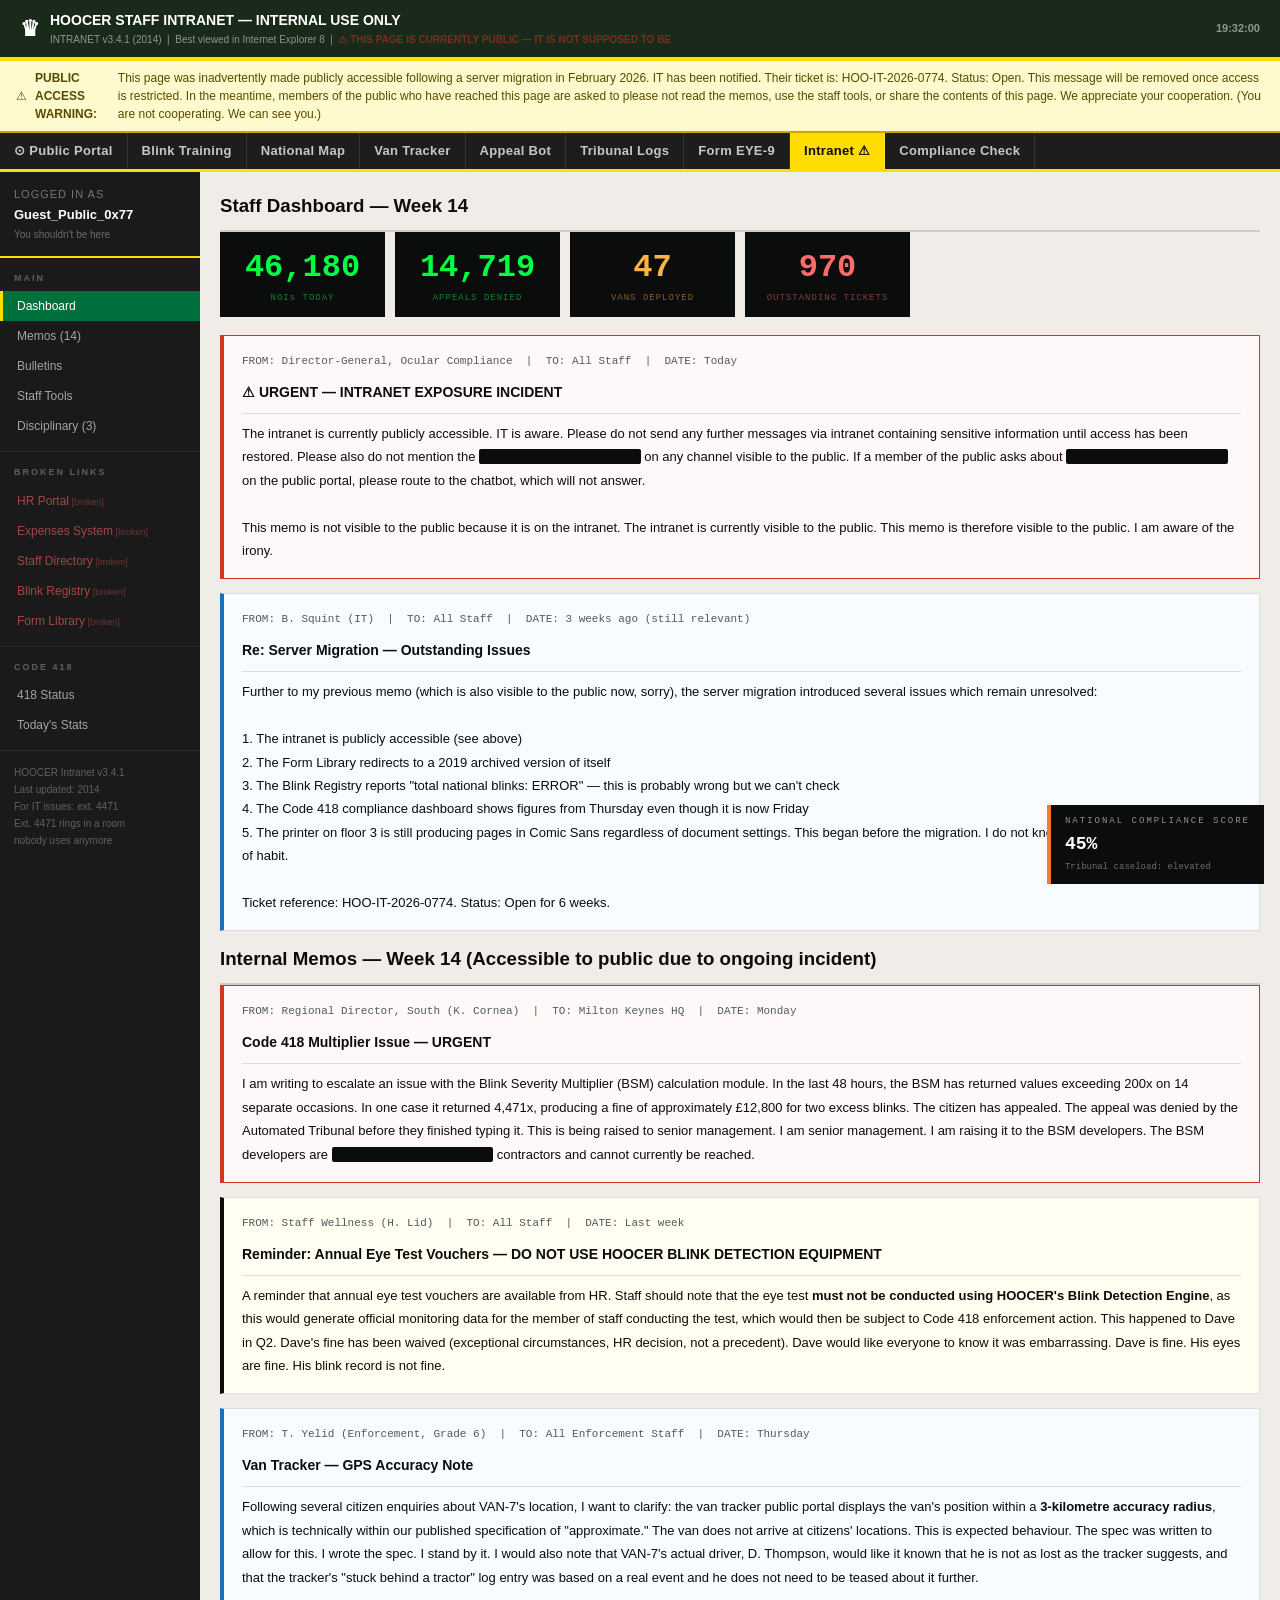
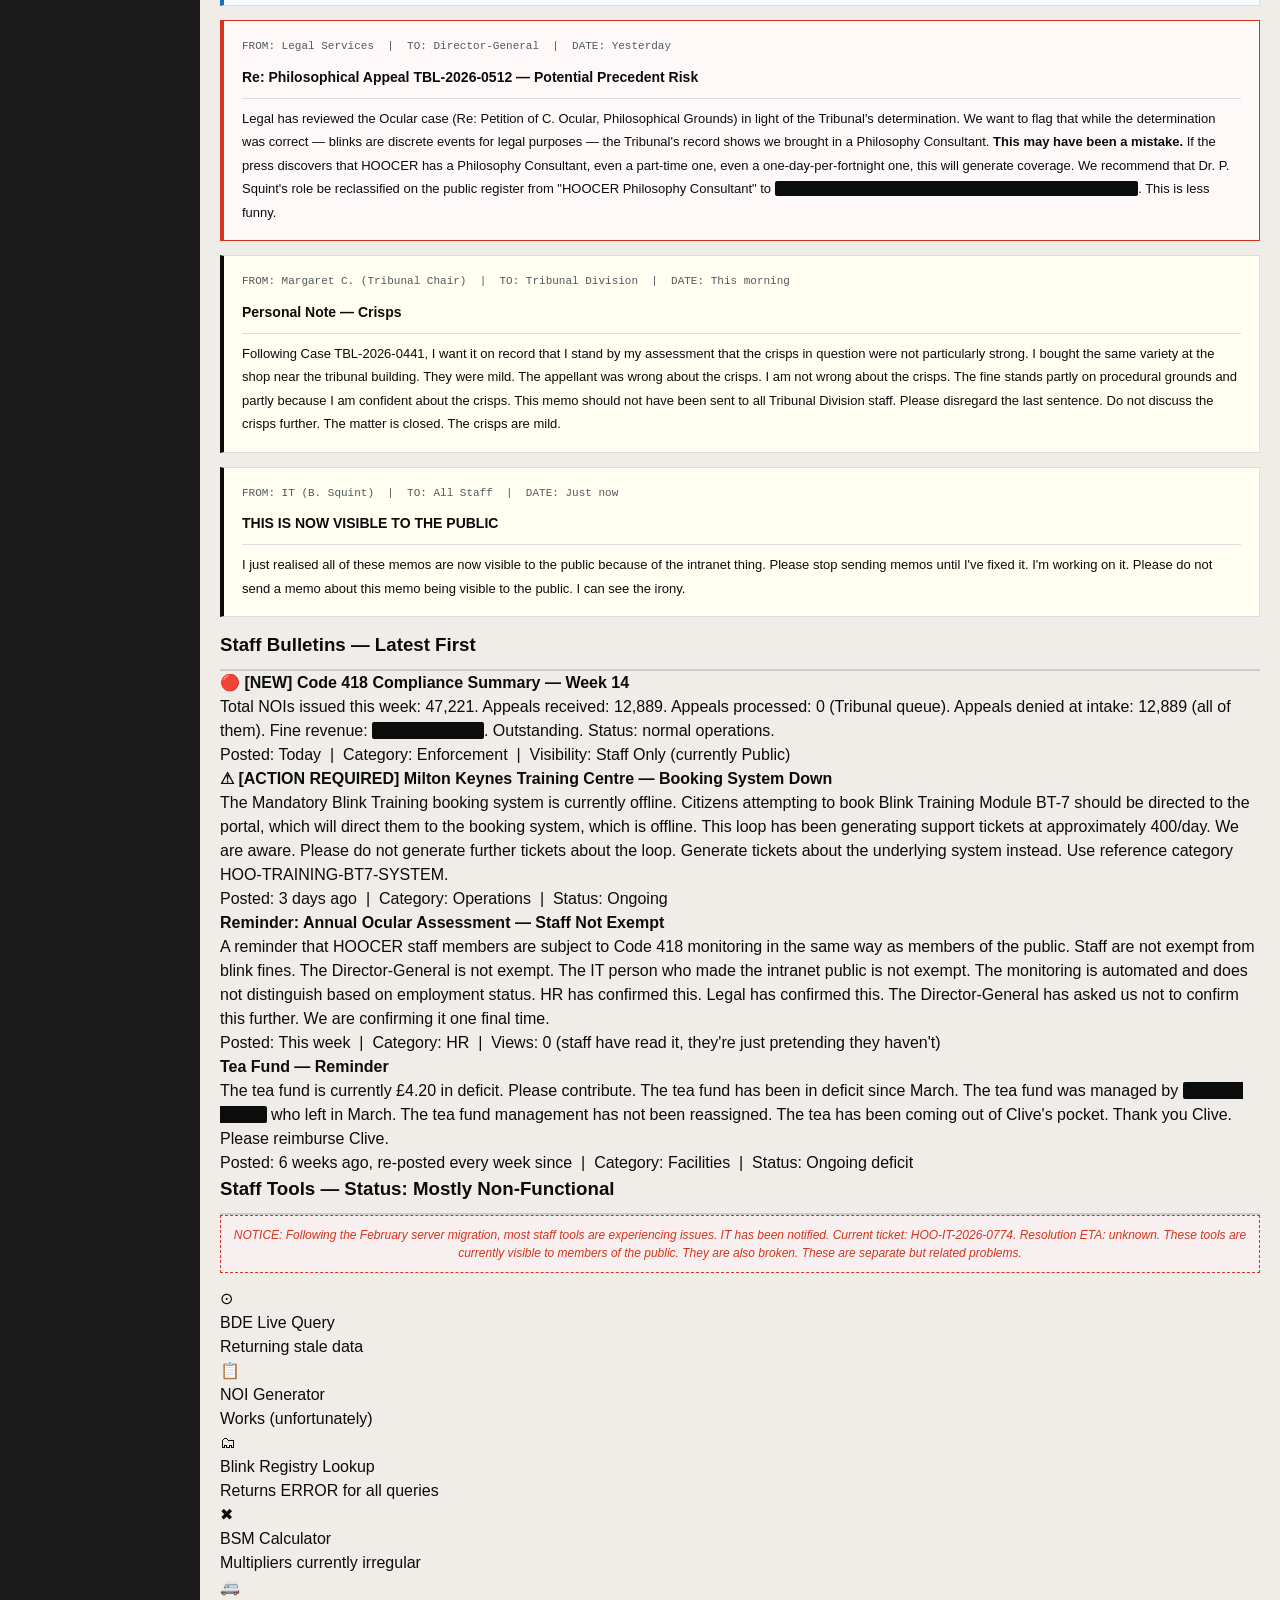
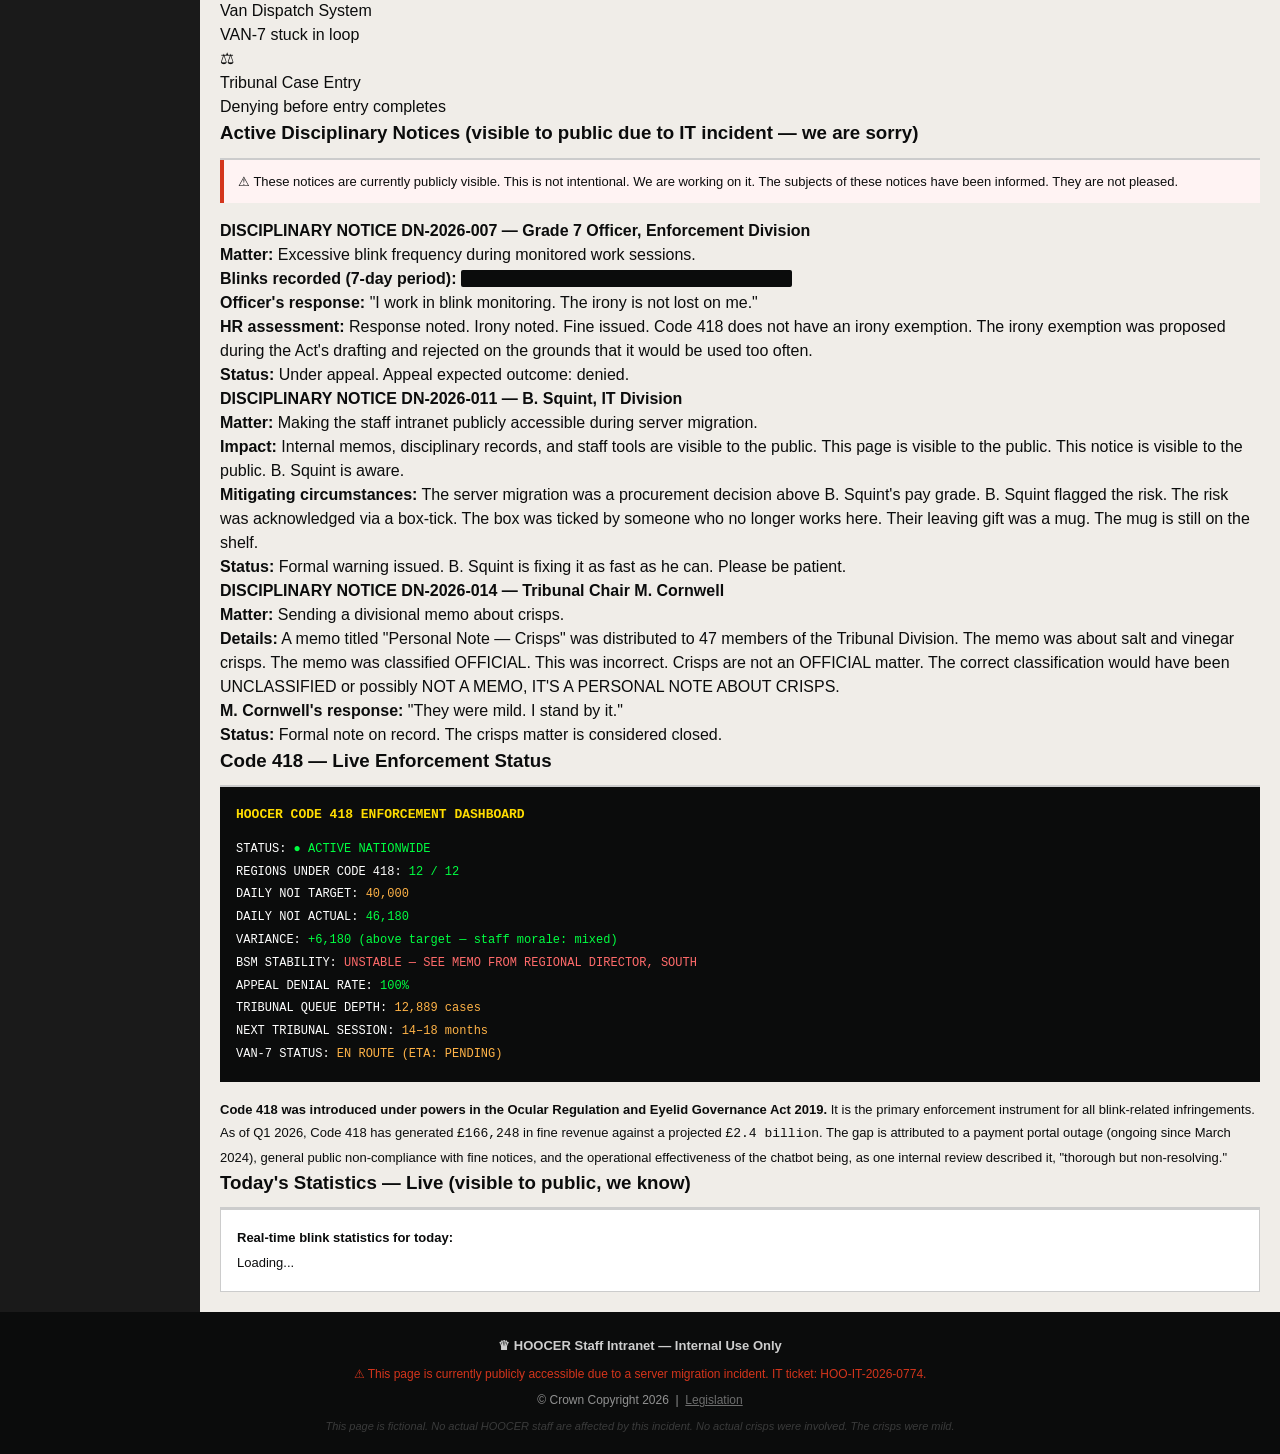
<file: intranet.html>
<!DOCTYPE html>
<html lang="en">
<head>
  <meta charset="UTF-8" />
  <meta name="viewport" content="width=device-width, initial-scale=1.0" />
  <link rel="icon" href="favicon.svg" type="image/svg+xml" />
  <title>HOOCER Staff Intranet — DO NOT SHARE</title>
  <link rel="stylesheet" href="style.css" />
  <script src="compliance-score.js" defer></script>
  <style>
    body { margin:0; font-family:Arial,Helvetica,sans-serif; background:#e8e4da; display:flex; flex-direction:column; min-height:100vh; }

    /* Intranet has a different vibe — older, slightly more broken,
       feels like it was built in 2011 and nobody's touched it.
       Because that's what government intranets feel like.
       (This is based on research. And personal experience.) */

    .intranet-page-header {
      background:#1a2a1a;
      color:#fff;
      padding:10px 20px;
      display:flex;
      align-items:center;
      gap:10px;
      font-size:14px;
      font-weight:bold;
      border-bottom:4px solid var(--gov-yellow);
    }

    .intranet-warning-banner {
      background:#fffacd;
      border-bottom:2px solid #c9a800;
      padding:8px 16px;
      font-size:12px;
      color:#5a4a00;
      display:flex;
      align-items:center;
      gap:8px;
    }

    .broken-tool-notice {
      background:#f8f0f0;
      border:1px dashed var(--gov-red);
      padding:10px;
      font-size:12px;
      color:var(--gov-red);
      text-align:center;
      font-style:italic;
    }

    /* Main grid */
    .intranet-grid {
      display:grid;
      grid-template-columns:200px 1fr;
      gap:0;
      flex:1;
    }
    @media(max-width:640px){ .intranet-grid { grid-template-columns:1fr; } }

    .intranet-sidebar {
      background:#1a1a1a;
      color:#fff;
      padding:0;
      min-height:100%;
    }

    .intranet-nav-section { padding:10px 0; border-bottom:1px solid #2a2a2a; }
    .intranet-nav-section h4 { color:rgba(255,255,255,0.3); font-size:9px; letter-spacing:2px; padding:4px 14px; text-transform:uppercase; margin-bottom:2px; }
    .intranet-nav-section a {
      display:block; color:rgba(255,255,255,0.6); text-decoration:none; padding:6px 14px;
      font-size:12px; transition:background 0.1s; border-left:3px solid transparent;
    }
    .intranet-nav-section a:hover { background:rgba(255,255,255,0.07); color:#fff; border-left-color:var(--gov-yellow); }
    .intranet-nav-section a.active { background:var(--gov-green); color:#fff; border-left-color:var(--gov-yellow); }
    .intranet-nav-section a.broken { color:rgba(255,100,100,0.6); }
    .intranet-nav-section a.broken::after { content:' [broken]'; font-size:9px; opacity:0.6; }

    .intranet-main {
      padding:20px;
      background:#f0ede8;
    }

    /* MEMO CARDS */
    .memo-card {
      background:#fffef0;
      border:1px solid #ddd;
      border-left:4px solid var(--gov-black);
      padding:16px 18px;
      margin-bottom:14px;
      font-size:13px;
      line-height:1.8;
      position:relative;
    }
    .memo-card.urgent { border-left-color:var(--gov-red); background:#fff8f8; }
    .memo-card.personal { border-left-color:var(--gov-blue); background:#f8fbff; }

    .memo-from { font-size:11px; color:var(--gov-dark-grey); margin-bottom:8px; font-family:"Courier New",monospace; }
    .memo-subject { font-weight:bold; font-size:14px; margin-bottom:8px; padding-bottom:8px; border-bottom:1px solid #ddd; }

    .redacted { background:var(--gov-black); color:transparent; user-select:none; padding:0 3px; }
    .redacted:hover { color:var(--gov-yellow); cursor:default; }

    /* "TOOLS" — all broken -->
    .tool-grid { display:grid; grid-template-columns:repeat(auto-fill,minmax(180px,1fr)); gap:12px; margin-top:14px; }
    .tool-card {
      background:#fff;
      border:1px solid #ccc;
      padding:14px;
      text-align:center;
      cursor:pointer;
      transition:background 0.1s;
      font-size:13px;
    }
    .tool-card:hover { background:#f5f5f5; }
    .tool-card .tool-icon { font-size:2rem; display:block; margin-bottom:8px; }
    .tool-card .tool-name { font-weight:bold; font-size:13px; }
    .tool-card .tool-status { font-size:10px; margin-top:4px; color:var(--gov-red); font-style:italic; }

    .tool-output {
      background:var(--gov-black);
      color:var(--terminal-green);
      font-family:"Courier New",monospace;
      font-size:12px;
      padding:12px;
      margin-top:10px;
      min-height:60px;
      display:none;
    }
    .tool-output.show { display:block; }

    /* Section tab nav -->
    .intranet-tab-nav {
      display:flex;
      gap:0;
      border-bottom:2px solid #ccc;
      margin-bottom:18px;
      flex-wrap:wrap;
    }
    .intranet-tab {
      padding:8px 16px;
      background:#e0ddd8;
      border:1px solid #ccc;
      border-bottom:none;
      cursor:pointer;
      font-size:13px;
      font-weight:bold;
      margin-right:2px;
      transition:background 0.1s;
    }
    .intranet-tab:hover { background:#d5d0c8; }
    .intranet-tab.active { background:#fff; border-bottom:2px solid #fff; position:relative; bottom:-2px; }

    .tab-content { display:none; }
    .tab-content.active { display:block; }

    .bulletin-item {
      padding:10px 14px;
      background:#fff;
      border:1px solid #ddd;
      margin-bottom:8px;
      font-size:13px;
      line-height:1.65;
      border-left:3px solid var(--gov-mid-grey);
    }
    .bulletin-item.new { border-left-color:var(--gov-green); }
    .bulletin-item.action { border-left-color:var(--warning-orange); }
    .bulletin-meta { font-size:10px; color:var(--gov-dark-grey); font-family:"Courier New",monospace; margin-top:6px; }

    /* disciplinary notice -->
    .disciplinary-notice {
      background:#fff0e0;
      border:2px dashed var(--warning-orange);
      padding:16px;
      font-size:13px;
      line-height:1.75;
      margin-bottom:14px;
    }
    .disciplinary-notice h4 { color:var(--warning-orange); margin-bottom:8px; }
  </style>
</head>
<body class="page-body">

  <!-- Different header style for the intranet — older, government-ier -->
  <div class="intranet-page-header">
    <span style="font-size:22px;">♛</span>
    <div>
      <div>HOOCER STAFF INTRANET — INTERNAL USE ONLY</div>
      <div style="font-size:10px;opacity:0.5;font-weight:normal;margin-top:1px;">
        INTRANET v3.4.1 (2014) &nbsp;|&nbsp; Best viewed in Internet Explorer 8 &nbsp;|&nbsp;
        <span style="color:var(--gov-red);font-weight:bold;">⚠ THIS PAGE IS CURRENTLY PUBLIC — IT IS NOT SUPPOSED TO BE</span>
      </div>
    </div>
    <div style="margin-left:auto;font-size:11px;opacity:0.5;" id="intranetTime">--:--</div>
  </div>

  <div class="intranet-warning-banner">
    ⚠ <strong>PUBLIC ACCESS WARNING:</strong> This page was inadvertently made publicly accessible following a server migration in February 2026.
    IT has been notified. Their ticket is: HOO-IT-2026-0774. Status: Open. This message will be removed once access is restricted.
    In the meantime, members of the public who have reached this page are asked to please not read the memos, use the staff tools,
    or share the contents of this page. We appreciate your cooperation. (You are not cooperating. We can see you.)
  </div>

  <nav class="site-nav">
    <a href="index.html">⊙ Public Portal</a>
    <a href="blink-simulator.html">Blink Training</a>
    <a href="surveillance-map.html">National Map</a>
    <a href="van-tracker.html">Van Tracker</a>
    <a href="chatbot.html">Appeal Bot</a>
    <a href="tribunal-audio.html">Tribunal Logs</a>
    <a href="form-EYE-9.html">Form EYE-9</a>
    <a href="intranet.html" style="background:var(--gov-yellow);color:var(--gov-black);">Intranet ⚠</a>
    <a href="gaslight.html">Compliance Check</a>
  </nav>

  <div class="intranet-grid">
    <!-- SIDEBAR -->
    <div class="intranet-sidebar">
      <div style="padding:14px;border-bottom:2px solid var(--gov-yellow);">
        <div style="font-size:11px;opacity:0.4;letter-spacing:1px;margin-bottom:3px;">LOGGED IN AS</div>
        <div style="font-weight:bold;font-size:13px;">Guest_Public_0x77</div>
        <div style="font-size:10px;opacity:0.35;margin-top:2px;">You shouldn't be here</div>
      </div>

      <div class="intranet-nav-section">
        <h4>Main</h4>
        <a href="#" onclick="showTab('dashboard')" class="active" id="nav-dashboard">Dashboard</a>
        <a href="#" onclick="showTab('memos')" id="nav-memos">Memos (14)</a>
        <a href="#" onclick="showTab('bulletins')" id="nav-bulletins">Bulletins</a>
        <a href="#" onclick="showTab('tools')" id="nav-tools">Staff Tools</a>
        <a href="#" onclick="showTab('disciplinary')" id="nav-disciplinary">Disciplinary (3)</a>
      </div>

      <div class="intranet-nav-section">
        <h4>Broken Links</h4>
        <a href="#" class="broken" onclick="showBroken(this,'HR Portal')">HR Portal</a>
        <a href="#" class="broken" onclick="showBroken(this,'Expenses')">Expenses System</a>
        <a href="#" class="broken" onclick="showBroken(this,'Staff Directory')">Staff Directory</a>
        <a href="#" class="broken" onclick="showBroken(this,'Blink Registry')">Blink Registry</a>
        <a href="#" class="broken" onclick="showBroken(this,'Form Library')">Form Library</a>
      </div>

      <div class="intranet-nav-section">
        <h4>Code 418</h4>
        <a href="#" onclick="showTab('code418')">418 Status</a>
        <a href="#" onclick="showTab('stats')">Today's Stats</a>
      </div>

      <div style="padding:12px 14px;font-size:10px;opacity:0.3;line-height:1.7;border-top:1px solid #2a2a2a;margin-top:auto;">
        HOOCER Intranet v3.4.1<br>
        Last updated: 2014<br>
        For IT issues: ext. 4471<br>
        Ext. 4471 rings in a room<br>
        nobody uses anymore
      </div>
    </div>

    <!-- MAIN CONTENT -->
    <div class="intranet-main">

      <!-- DASHBOARD -->
      <div id="tab-dashboard" class="tab-content active">
        <h3 style="margin-top:0;border-bottom:2px solid #ccc;padding-bottom:10px;">Staff Dashboard — Week 14</h3>

        <div style="display:grid;grid-template-columns:repeat(auto-fill,minmax(160px,1fr));gap:10px;margin-bottom:18px;">
          <div style="background:var(--gov-black);color:var(--terminal-green);padding:12px;font-family:'Courier New',monospace;text-align:center;">
            <div style="font-size:2rem;font-weight:bold;" id="dash-nois">0</div>
            <div style="font-size:9px;opacity:0.5;letter-spacing:1px;">NOIs TODAY</div>
          </div>
          <div style="background:var(--gov-black);color:var(--terminal-green);padding:12px;font-family:'Courier New',monospace;text-align:center;">
            <div style="font-size:2rem;font-weight:bold;" id="dash-appeals">0</div>
            <div style="font-size:9px;opacity:0.5;letter-spacing:1px;">APPEALS DENIED</div>
          </div>
          <div style="background:var(--gov-black);color:#ffb347;padding:12px;font-family:'Courier New',monospace;text-align:center;">
            <div style="font-size:2rem;font-weight:bold;" id="dash-vans">47</div>
            <div style="font-size:9px;opacity:0.5;letter-spacing:1px;">VANS DEPLOYED</div>
          </div>
          <div style="background:var(--gov-black);color:#ff6b6b;padding:12px;font-family:'Courier New',monospace;text-align:center;">
            <div style="font-size:2rem;font-weight:bold;" id="dash-outstanding">--</div>
            <div style="font-size:9px;opacity:0.5;letter-spacing:1px;">OUTSTANDING TICKETS</div>
          </div>
        </div>

        <div class="memo-card urgent">
          <div class="memo-from">FROM: Director-General, Ocular Compliance &nbsp;|&nbsp; TO: All Staff &nbsp;|&nbsp; DATE: Today</div>
          <div class="memo-subject">⚠ URGENT — INTRANET EXPOSURE INCIDENT</div>
          The intranet is currently publicly accessible. IT is aware. Please do not send any further messages via intranet
          containing sensitive information until access has been restored. Please also do not mention the <span class="redacted" title="hover to reveal">THE DORSET SITUATION</span> on any channel
          visible to the public. If a member of the public asks about <span class="redacted" title="hover to reveal">THE DORSET SITUATION</span> on the public portal,
          please route to the chatbot, which will not answer.<br><br>
          This memo is not visible to the public because it is on the intranet. The intranet is currently visible to the public.
          This memo is therefore visible to the public. I am aware of the irony.
        </div>

        <div class="memo-card personal">
          <div class="memo-from">FROM: B. Squint (IT) &nbsp;|&nbsp; TO: All Staff &nbsp;|&nbsp; DATE: 3 weeks ago (still relevant)</div>
          <div class="memo-subject">Re: Server Migration — Outstanding Issues</div>
          Further to my previous memo (which is also visible to the public now, sorry), the server migration introduced
          several issues which remain unresolved:<br><br>
          1. The intranet is publicly accessible (see above)<br>
          2. The Form Library redirects to a 2019 archived version of itself<br>
          3. The Blink Registry reports "total national blinks: ERROR" — this is probably wrong but we can't check<br>
          4. The Code 418 compliance dashboard shows figures from Thursday even though it is now <span id="dayOfWeek">--</span><br>
          5. The printer on floor 3 is still producing pages in Comic Sans regardless of document settings. This began before the migration. I do not know why I included it here. Force of habit.<br><br>
          Ticket reference: HOO-IT-2026-0774. Status: Open for 6 weeks.
        </div>
      </div>

      <!-- MEMOS -->
      <div id="tab-memos" class="tab-content">
        <h3 style="margin-top:0;border-bottom:2px solid #ccc;padding-bottom:10px;">Internal Memos — Week 14 (Accessible to public due to ongoing incident)</h3>

        <div class="memo-card urgent">
          <div class="memo-from">FROM: Regional Director, South (K. Cornea) &nbsp;|&nbsp; TO: Milton Keynes HQ &nbsp;|&nbsp; DATE: Monday</div>
          <div class="memo-subject">Code 418 Multiplier Issue — URGENT</div>
          I am writing to escalate an issue with the Blink Severity Multiplier (BSM) calculation module.
          In the last 48 hours, the BSM has returned values exceeding 200x on 14 separate occasions.
          In one case it returned 4,471x, producing a fine of approximately £12,800 for two excess blinks.
          The citizen has appealed. The appeal was denied by the Automated Tribunal before they finished typing it.
          This is being raised to senior management. I am senior management. I am raising it to the BSM developers.
          The BSM developers are <span class="redacted" title="hover to reveal">THE DORSET SITUATION</span> contractors and cannot currently be reached.
        </div>

        <div class="memo-card">
          <div class="memo-from">FROM: Staff Wellness (H. Lid) &nbsp;|&nbsp; TO: All Staff &nbsp;|&nbsp; DATE: Last week</div>
          <div class="memo-subject">Reminder: Annual Eye Test Vouchers — DO NOT USE HOOCER BLINK DETECTION EQUIPMENT</div>
          A reminder that annual eye test vouchers are available from HR. Staff should note that the eye test
          <strong>must not be conducted using HOOCER's Blink Detection Engine</strong>, as this would generate
          official monitoring data for the member of staff conducting the test, which would then be subject to
          Code 418 enforcement action. This happened to Dave in Q2. Dave's fine has been waived
          (exceptional circumstances, HR decision, not a precedent). Dave would like everyone to know it was embarrassing.
          Dave is fine. His eyes are fine. His blink record is not fine.
        </div>

        <div class="memo-card personal">
          <div class="memo-from">FROM: T. Yelid (Enforcement, Grade 6) &nbsp;|&nbsp; TO: All Enforcement Staff &nbsp;|&nbsp; DATE: Thursday</div>
          <div class="memo-subject">Van Tracker — GPS Accuracy Note</div>
          Following several citizen enquiries about VAN-7's location, I want to clarify: the van tracker
          public portal displays the van's position within a <strong>3-kilometre accuracy radius</strong>, which is
          technically within our published specification of "approximate." The van does not arrive at citizens'
          locations. This is expected behaviour. The spec was written to allow for this. I wrote the spec.
          I stand by it. I would also note that VAN-7's actual driver, D. Thompson, would like it known
          that he is not as lost as the tracker suggests, and that the tracker's "stuck behind a tractor" log
          entry was based on a real event and he does not need to be teased about it further.
        </div>

        <div class="memo-card urgent">
          <div class="memo-from">FROM: Legal Services &nbsp;|&nbsp; TO: Director-General &nbsp;|&nbsp; DATE: Yesterday</div>
          <div class="memo-subject">Re: Philosophical Appeal TBL-2026-0512 — Potential Precedent Risk</div>
          Legal has reviewed the Ocular case (Re: Petition of C. Ocular, Philosophical Grounds) in light of
          the Tribunal's determination. We want to flag that while the determination was correct — blinks are
          discrete events for legal purposes — the Tribunal's record shows we brought in a Philosophy Consultant.
          <strong>This may have been a mistake.</strong> If the press discovers that HOOCER has a Philosophy Consultant,
          even a part-time one, even a one-day-per-fortnight one, this will generate coverage.
          We recommend that Dr. P. Squint's role be reclassified on the public register from
          "HOOCER Philosophy Consultant" to <span class="redacted" title="hover to reveal">"Senior Epistemological Compliance Advisor (Ocular Matters)"</span>. This is less funny.
        </div>

        <div class="memo-card">
          <div class="memo-from">FROM: Margaret C. (Tribunal Chair) &nbsp;|&nbsp; TO: Tribunal Division &nbsp;|&nbsp; DATE: This morning</div>
          <div class="memo-subject">Personal Note — Crisps</div>
          Following Case TBL-2026-0441, I want it on record that I stand by my assessment that the crisps in
          question were not particularly strong. I bought the same variety at the shop near the tribunal building.
          They were mild. The appellant was wrong about the crisps. I am not wrong about the crisps.
          The fine stands partly on procedural grounds and partly because I am confident about the crisps.
          This memo should not have been sent to all Tribunal Division staff. Please disregard the last sentence.
          Do not discuss the crisps further. The matter is closed. The crisps are mild.
        </div>

        <div class="memo-card">
          <div class="memo-from">FROM: IT (B. Squint) &nbsp;|&nbsp; TO: All Staff &nbsp;|&nbsp; DATE: Just now</div>
          <div class="memo-subject">THIS IS NOW VISIBLE TO THE PUBLIC</div>
          I just realised all of these memos are now visible to the public because of the intranet thing.
          Please stop sending memos until I've fixed it. I'm working on it. Please do not send a memo about
          this memo being visible to the public. I can see the irony.
        </div>
      </div>

      <!-- BULLETINS -->
      <div id="tab-bulletins" class="tab-content">
        <h3 style="margin-top:0;border-bottom:2px solid #ccc;padding-bottom:10px;">Staff Bulletins — Latest First</h3>

        <div class="bulletin-item new">
          <strong>🔴 [NEW] Code 418 Compliance Summary — Week 14</strong><br>
          Total NOIs issued this week: 47,221. Appeals received: 12,889. Appeals processed: 0 (Tribunal queue).
          Appeals denied at intake: 12,889 (all of them). Fine revenue: <span class="redacted">hover to reveal</span>.
          Outstanding. Status: normal operations.
          <div class="bulletin-meta">Posted: Today &nbsp;|&nbsp; Category: Enforcement &nbsp;|&nbsp; Visibility: Staff Only (currently Public)</div>
        </div>

        <div class="bulletin-item action">
          <strong>⚠ [ACTION REQUIRED] Milton Keynes Training Centre — Booking System Down</strong><br>
          The Mandatory Blink Training booking system is currently offline. Citizens attempting to book
          Blink Training Module BT-7 should be directed to the portal, which will direct them to the booking
          system, which is offline. This loop has been generating support tickets at approximately 400/day.
          We are aware. Please do not generate further tickets about the loop. Generate tickets about the
          underlying system instead. Use reference category HOO-TRAINING-BT7-SYSTEM.
          <div class="bulletin-meta">Posted: 3 days ago &nbsp;|&nbsp; Category: Operations &nbsp;|&nbsp; Status: Ongoing</div>
        </div>

        <div class="bulletin-item">
          <strong>Reminder: Annual Ocular Assessment — Staff Not Exempt</strong><br>
          A reminder that HOOCER staff members are subject to Code 418 monitoring in the same way as
          members of the public. Staff are not exempt from blink fines. The Director-General is not exempt.
          The IT person who made the intranet public is not exempt. The monitoring is automated and does
          not distinguish based on employment status. HR has confirmed this. Legal has confirmed this.
          The Director-General has asked us not to confirm this further. We are confirming it one final time.
          <div class="bulletin-meta">Posted: This week &nbsp;|&nbsp; Category: HR &nbsp;|&nbsp; Views: 0 (staff have read it, they're just pretending they haven't)</div>
        </div>

        <div class="bulletin-item">
          <strong>Tea Fund — Reminder</strong><br>
          The tea fund is currently £4.20 in deficit. Please contribute. The tea fund has been in deficit
          since March. The tea fund was managed by <span class="redacted">hover to reveal</span> who left in March.
          The tea fund management has not been reassigned. The tea has been coming out of Clive's pocket.
          Thank you Clive. Please reimburse Clive.
          <div class="bulletin-meta">Posted: 6 weeks ago, re-posted every week since &nbsp;|&nbsp; Category: Facilities &nbsp;|&nbsp; Status: Ongoing deficit</div>
        </div>
      </div>

      <!-- TOOLS -->
      <div id="tab-tools" class="tab-content">
        <h3 style="margin-top:0;border-bottom:2px solid #ccc;padding-bottom:10px;">Staff Tools — Status: Mostly Non-Functional</h3>

        <div class="broken-tool-notice" style="margin-bottom:14px;">
          NOTICE: Following the February server migration, most staff tools are experiencing issues.
          IT has been notified. Current ticket: HOO-IT-2026-0774. Resolution ETA: unknown.
          These tools are currently visible to members of the public. They are also broken.
          These are separate but related problems.
        </div>

        <div class="tool-grid">
          <div class="tool-card" onclick="useTool('bde')">
            <span class="tool-icon">⊙</span>
            <div class="tool-name">BDE Live Query</div>
            <div class="tool-status">Returning stale data</div>
          </div>
          <div class="tool-card" onclick="useTool('noi')">
            <span class="tool-icon">📋</span>
            <div class="tool-name">NOI Generator</div>
            <div class="tool-status">Works (unfortunately)</div>
          </div>
          <div class="tool-card" onclick="useTool('registry')">
            <span class="tool-icon">🗂</span>
            <div class="tool-name">Blink Registry Lookup</div>
            <div class="tool-status">Returns ERROR for all queries</div>
          </div>
          <div class="tool-card" onclick="useTool('bsm')">
            <span class="tool-icon">✖</span>
            <div class="tool-name">BSM Calculator</div>
            <div class="tool-status">Multipliers currently irregular</div>
          </div>
          <div class="tool-card" onclick="useTool('van')">
            <span class="tool-icon">🚐</span>
            <div class="tool-name">Van Dispatch System</div>
            <div class="tool-status">VAN-7 stuck in loop</div>
          </div>
          <div class="tool-card" onclick="useTool('tribunal')">
            <span class="tool-icon">⚖</span>
            <div class="tool-name">Tribunal Case Entry</div>
            <div class="tool-status">Denying before entry completes</div>
          </div>
        </div>

        <div class="tool-output" id="toolOutput"></div>
      </div>

      <!-- DISCIPLINARY -->
      <div id="tab-disciplinary" class="tab-content">
        <h3 style="margin-top:0;border-bottom:2px solid #ccc;padding-bottom:10px;">Active Disciplinary Notices (visible to public due to IT incident — we are sorry)</h3>

        <div style="background:#fff3f3;border-left:4px solid var(--gov-red);padding:12px 14px;font-size:13px;margin-bottom:16px;">
          ⚠ These notices are currently publicly visible. This is not intentional. We are working on it.
          The subjects of these notices have been informed. They are not pleased.
        </div>

        <div class="disciplinary-notice">
          <h4>DISCIPLINARY NOTICE DN-2026-007 — Grade 7 Officer, Enforcement Division</h4>
          <strong>Matter:</strong> Excessive blink frequency during monitored work sessions.<br>
          <strong>Blinks recorded (7-day period):</strong> <span class="redacted">hover to reveal: 12,440 (well above threshold)</span><br>
          <strong>Officer's response:</strong> "I work in blink monitoring. The irony is not lost on me."<br>
          <strong>HR assessment:</strong> Response noted. Irony noted. Fine issued. Code 418 does not have an
          irony exemption. The irony exemption was proposed during the Act's drafting and rejected on the grounds
          that it would be used too often.<br>
          <strong>Status:</strong> Under appeal. Appeal expected outcome: denied.
        </div>

        <div class="disciplinary-notice">
          <h4>DISCIPLINARY NOTICE DN-2026-011 — B. Squint, IT Division</h4>
          <strong>Matter:</strong> Making the staff intranet publicly accessible during server migration.<br>
          <strong>Impact:</strong> Internal memos, disciplinary records, and staff tools are visible to the public.
          This page is visible to the public. This notice is visible to the public. B. Squint is aware.<br>
          <strong>Mitigating circumstances:</strong> The server migration was a procurement decision above B. Squint's pay grade.
          B. Squint flagged the risk. The risk was acknowledged via a box-tick. The box was ticked by someone who no longer
          works here. Their leaving gift was a mug. The mug is still on the shelf.<br>
          <strong>Status:</strong> Formal warning issued. B. Squint is fixing it as fast as he can. Please be patient.
        </div>

        <div class="disciplinary-notice">
          <h4>DISCIPLINARY NOTICE DN-2026-014 — Tribunal Chair M. Cornwell</h4>
          <strong>Matter:</strong> Sending a divisional memo about crisps.<br>
          <strong>Details:</strong> A memo titled "Personal Note — Crisps" was distributed to 47 members of the Tribunal Division.
          The memo was about salt and vinegar crisps. The memo was classified OFFICIAL. This was incorrect.
          Crisps are not an OFFICIAL matter. The correct classification would have been UNCLASSIFIED or possibly
          NOT A MEMO, IT'S A PERSONAL NOTE ABOUT CRISPS.<br>
          <strong>M. Cornwell's response:</strong> "They were mild. I stand by it."<br>
          <strong>Status:</strong> Formal note on record. The crisps matter is considered closed.
        </div>
      </div>

      <!-- CODE 418 STATUS -->
      <div id="tab-code418" class="tab-content">
        <h3 style="margin-top:0;border-bottom:2px solid #ccc;padding-bottom:10px;">Code 418 — Live Enforcement Status</h3>

        <div style="background:var(--gov-black);color:#fff;padding:16px;margin-bottom:16px;font-family:'Courier New',monospace;font-size:12px;line-height:1.9;">
          <div style="color:var(--gov-yellow);font-weight:bold;margin-bottom:10px;font-size:13px;">HOOCER CODE 418 ENFORCEMENT DASHBOARD</div>
          <div>STATUS: <span style="color:var(--terminal-green);">● ACTIVE NATIONWIDE</span></div>
          <div>REGIONS UNDER CODE 418: <span id="c418regions" style="color:var(--terminal-green);">12 / 12</span></div>
          <div>DAILY NOI TARGET: <span style="color:#ffb347;">40,000</span></div>
          <div>DAILY NOI ACTUAL: <span id="c418noi" style="color:var(--terminal-green);">0</span></div>
          <div>VARIANCE: <span id="c418variance" style="color:var(--terminal-green);">calculating...</span></div>
          <div>BSM STABILITY: <span id="c418bsm" style="color:#ff6b6b;">UNSTABLE — SEE MEMO FROM REGIONAL DIRECTOR, SOUTH</span></div>
          <div>APPEAL DENIAL RATE: <span style="color:var(--terminal-green);">100%</span></div>
          <div>TRIBUNAL QUEUE DEPTH: <span id="c418tribunal" style="color:#ffb347;">12,889 cases</span></div>
          <div>NEXT TRIBUNAL SESSION: <span style="color:#ffb347;">14–18 months</span></div>
          <div>VAN-7 STATUS: <span style="color:#ffb347;">EN ROUTE (ETA: PENDING)</span></div>
        </div>

        <div style="font-size:13px;line-height:1.8;">
          <strong>Code 418 was introduced under powers in the Ocular Regulation and Eyelid Governance Act 2019.</strong>
          It is the primary enforcement instrument for all blink-related infringements. As of Q1 2026,
          Code 418 has generated <span id="c418revenue" style="font-family:'Courier New',monospace;">--</span> in fine revenue against a projected
          <span style="font-family:'Courier New',monospace;">£2.4 billion</span>. The gap is attributed to a payment portal outage
          (ongoing since March 2024), general public non-compliance with fine notices, and the
          operational effectiveness of the chatbot being, as one internal review described it,
          "thorough but non-resolving."
        </div>
      </div>

      <!-- STATS -->
      <div id="tab-stats" class="tab-content">
        <h3 style="margin-top:0;border-bottom:2px solid #ccc;padding-bottom:10px;">Today's Statistics — Live (visible to public, we know)</h3>
        <div id="statsContent" style="font-size:13px;line-height:1.9;background:#fff;padding:16px;border:1px solid #ccc;">
          <strong>Real-time blink statistics for today:</strong><br>
          <span id="liveStatsOutput">Loading...</span>
        </div>
      </div>

    </div><!-- /intranet-main -->
  </div>

  <footer class="site-footer">
    <div class="footer-top">♛ HOOCER Staff Intranet — Internal Use Only</div>
    <div style="color:var(--gov-red);">⚠ This page is currently publicly accessible due to a server migration incident. IT ticket: HOO-IT-2026-0774.</div>
    <div>&copy; Crown Copyright 2026 &nbsp;|&nbsp; <a href="LEGISLATION.md">Legislation</a></div>
    <div class="footer-disclaimer">This page is fictional. No actual HOOCER staff are affected by this incident. No actual crisps were involved. The crisps were mild.</div>
  </footer>

  <script>
  // ---------------------------------------------------------------
  // HOOCER INTRANET — staff portal (accidentally public)
  //
  // the tools are all "broken" in specific, characterful ways.
  // the stats update live. the memos don't change (they're baked in).
  // the disciplinary section is the funniest part.
  //
  // I should not be enjoying writing this as much as I am.
  // I'm going to finish this and then go outside.
  // ---------------------------------------------------------------

  'use strict';

  function showTab(name) {
    document.querySelectorAll('.tab-content').forEach(t => t.classList.remove('active'));
    document.querySelectorAll('.intranet-nav-section a').forEach(a => a.classList.remove('active'));
    const el = document.getElementById('tab-' + name);
    if (el) el.classList.add('active');
    const nav = document.getElementById('nav-' + name);
    if (nav) nav.classList.add('active');

    if (name === 'stats') updateLiveStats();
  }

  function showBroken(el, name) {
    // clicking a "broken" nav link shows a broken 404
    const main = document.querySelector('.intranet-main');
    if (!main) return;
    document.querySelectorAll('.tab-content').forEach(t => t.classList.remove('active'));
    const existing = document.getElementById('tab-broken-404');
    if (existing) existing.remove();

    const div = document.createElement('div');
    div.id = 'tab-broken-404';
    div.className = 'tab-content active';
    div.innerHTML = `
      <div style="background:var(--gov-black);color:#fff;padding:40px 30px;text-align:center;font-family:'Courier New',monospace;">
        <div style="font-size:4rem;color:var(--gov-red);margin-bottom:16px;">404</div>
        <div style="font-size:1.2rem;margin-bottom:12px;">${name} — Not Found</div>
        <div style="opacity:0.5;font-size:12px;margin-bottom:20px;">This system has been unavailable since the migration.<br>IT ticket: HOO-IT-2026-0774 (Status: Open, Week 6)</div>
        <button onclick="showTab('dashboard')" style="background:var(--gov-green);color:#fff;border:none;padding:10px 20px;font-size:13px;cursor:pointer;font-family:inherit;">Return to Dashboard</button>
      </div>
    `;
    main.appendChild(div);
  }

  const TOOL_RESPONSES = {
    bde: [
      '[BDE v3.7] Query result: ERROR — returning cached data from 3 days ago. Blink count may be understated. Or overstated. The cached data is not labelled.',
      '[BDE v3.7] Citizen query executed. Result: 12 results returned, all marked [STALE]. Database timestamp: 72hrs ago. Note: 72hrs in blink-time is approximately 3,000 blinks per citizen. The data is very stale.',
    ],
    noi: [
      '[NOI Generator v2.1] Form generated. Reference: NOI/2026/' + Math.floor(Math.random()*90000+10000) + '. Note: generator is working correctly. This is the one tool that functions as intended. We are ambivalent about this.',
      '[NOI Generator v2.1] 47 NOIs generated in the last hour. All sent. Payment rate: 0%. This is within normal parameters. Normal parameters have been revised down significantly since 2022.',
    ],
    registry: [
      '[Blink Registry] Query: ERROR. The registry is returning ERROR for all citizen lookups. The registry itself says ERROR. The error log says ERROR. I logged an error about the error log saying ERROR. That also returned ERROR.',
      '[Blink Registry] FATAL: registry database reports 0 citizens. Total national blink count: ERROR. This has been the case for 3 weeks. We are monitoring the situation. The monitoring system is also part of the registry.',
    ],
    bsm: [
      '[BSM Calculator v4.2] Multiplier for sample input: ' + (Math.random() * 300 + 1).toFixed(1) + 'x. This is ' + (Math.random() < 0.5 ? 'within' : 'OUTSIDE') + ' normal parameters. Normal parameters have been suspended pending investigation.',
      '[BSM Calculator v4.2] Calculating... Result: ' + (Math.random() * 500 + 1).toFixed(0) + 'x. Developer note: the multiplier should be between 1x and 3.5x. It is not. Please do not use the BSM calculator until further notice. (This notice was issued 6 weeks ago. The calculator is still here. I do not know why.)',
    ],
    van: [
      '[Van Dispatch] VAN-7 status: EN ROUTE. Current location: approximately somewhere. ETA: approximately some time. This data has not been refreshed since the GPS integration broke in January. VAN-7\'s actual driver has been asked to phone in his location manually. He phones it in as "near some shops" every day. The shops have not been identified.',
      '[Van Dispatch] Attempting to reroute VAN-7. Response: VAN-7 is already at maximum reroute capacity. VAN-7 has been rerouted 47 times today. Further rerouting suspended.',
    ],
    tribunal: [
      '[Tribunal Case Entry] Case submission initiated. Status: DENIED. Note: case was denied before submission completed. This is a known behaviour introduced in the v3.1 update. It was not a deliberate feature. It has become a feature because nobody has changed it.',
      '[Tribunal Case Entry] Error: Automated Tribunal denied submission at validation stage. Reason: "Unacceptable." This is the entire reason field. The Automated Tribunal has been using "Unacceptable" as a blanket reason since February. Legal has flagged this. The Tribunal flagged back.',
    ],
  };

  let toolCounters = {};

  function useTool(name) {
    const output = document.getElementById('toolOutput');
    if (!output) return;

    const responses = TOOL_RESPONSES[name] || ['[TOOL] This tool is broken in a way we haven\'t documented yet.'];
    const idx = (toolCounters[name] || 0) % responses.length;
    toolCounters[name] = idx + 1;

    output.classList.add('show');
    output.textContent = '';
    const time = new Date().toLocaleTimeString('en-GB');
    const text = `[${time}] ` + responses[idx];

    // Type it out character by character for dramatic effect
    let i = 0;
    const typeInterval = setInterval(() => {
      output.textContent += text[i];
      i++;
      if (i >= text.length) clearInterval(typeInterval);
    }, 18);
  }

  // ---- LIVE STATS ----
  function updateLiveStats() {
    const el = document.getElementById('liveStatsOutput');
    if (!el) return;

    const now = new Date();
    const hoursSince9 = Math.max(0, now.getHours() - 9 + now.getMinutes() / 60);
    const totalBlinks = Math.floor(hoursSince9 * 4471 * 64.3);
    const violations  = Math.floor(totalBlinks * 0.034);
    const nois        = Math.floor(violations * 0.72);
    const denied      = nois; // all of them

    el.innerHTML = `
      Estimated national blinks since 09:00: <strong>${totalBlinks.toLocaleString()}</strong><br>
      Code 418 violations detected: <strong style="color:var(--gov-red)">${violations.toLocaleString()}</strong><br>
      NOIs issued: <strong>${nois.toLocaleString()}</strong><br>
      Appeals received: <strong>0</strong> (appeal portal having a morning)<br>
      Appeals denied: <strong>${denied.toLocaleString()}</strong><br>
      VAN-7 dispatches: <strong>1</strong> (ongoing, same citizen, complex situation)<br>
      BDE accuracy: <strong>very high</strong> (methodology: not disclosed)<br>
      Staff blink compliance: <strong>classified</strong> (see DN-2026-007)
    `;
  }

  // ---- DASHBOARD COUNTERS — tick up ----
  let dashNOI = Math.floor(Math.random() * 20000 + 30000);
  let dashAppeals = Math.floor(Math.random() * 10000 + 5000);
  let dashTickets = Math.floor(Math.random() * 300 + 800);

  function updateDashboard() {
    dashNOI     += Math.floor(Math.random() * 8);
    dashAppeals += Math.floor(Math.random() * 3);
    dashTickets += Math.floor(Math.random() < 0.3 ? 1 : 0);

    const n = document.getElementById('dash-nois');
    const a = document.getElementById('dash-appeals');
    const t = document.getElementById('dash-outstanding');
    if (n) n.textContent = dashNOI.toLocaleString();
    if (a) a.textContent = dashAppeals.toLocaleString();
    if (t) t.textContent = dashTickets;

    const c418noi = document.getElementById('c418noi');
    if (c418noi) c418noi.textContent = dashNOI.toLocaleString();
    const variance = document.getElementById('c418variance');
    if (variance) variance.textContent = '+' + (dashNOI - 40000).toLocaleString() + ' (above target — staff morale: mixed)';
    const revenue = document.getElementById('c418revenue');
    if (revenue) revenue.textContent = '£' + (dashNOI * 2.4 * 1.5).toLocaleString('en-GB', {maximumFractionDigits:0});
  }

  function updateClock() {
    const el = document.getElementById('intranetTime');
    if (el) el.textContent = new Date().toLocaleTimeString('en-GB');
    const day = document.getElementById('dayOfWeek');
    if (day) day.textContent = ['Sunday','Monday','Tuesday','Wednesday','Thursday','Friday','Saturday'][new Date().getDay()];
  }

  setInterval(updateDashboard, 3000);
  setInterval(updateClock, 1000);
  updateDashboard();
  </script>
</body>
</html>
</file>
<file: style.css>
/* style.css
   -------------------------------------------------------
   HOOCER — HM Office for Ocular Compliance & Eyelid Regulation
   -------------------------------------------------------
   design brief: "official government website but slightly wrong"
   actual outcome: this

   I tried to use GOV.UK's design system. I got about 60%
   of the way there and then I had another coffee and things
   went sideways. The resulting aesthetic is best described as
   "what if the UK government website was stressed."

   if you're inspecting this CSS, hello. you're blinking right now.
   we've noted it.
   -------------------------------------------------------
*/

* {
  box-sizing: border-box;
  margin: 0;
  padding: 0;
}

:root {
  /* GOV.UK colour palette. I did not invent these.
     I did, however, use them with reckless abandon. */
  --gov-black:      #0b0c0c;
  --gov-green:      #00703c;
  --gov-green-dark: #005a30;
  --gov-yellow:     #ffdd00;
  --gov-red:        #d4351c;
  --gov-red-dark:   #aa2b16;
  --gov-blue:       #1d70b8;
  --gov-blue-dark:  #165490;
  --gov-light-grey: #f3f2f1;
  --gov-mid-grey:   #b1b4b6;
  --gov-dark-grey:  #505a5f;
  --warning-orange: #f47738;
  --terminal-green: #00ff41; /* purely for the hacker feed. no regrets. */
}

html {
  scroll-behavior: smooth; /* unnecessary for a single page. done anyway. */
}

body {
  font-family: Arial, Helvetica, sans-serif;
  /* tried to load GDS Transport here. it's not a Google Font.
     spent 8 minutes trying to find it. gave up. Arial it is. */
  background: var(--gov-light-grey);
  color: var(--gov-black);
  font-size: 16px;
  line-height: 1.5;
  min-height: 100vh;
}

/* -------------------------------------------------------
   SCREEN MANAGEMENT
   all screens hidden by default.
   the splash has .active in the HTML for a flash-free load.
   (this is the single most competent engineering decision
    in this entire project)
   ------------------------------------------------------- */
.screen {
  display: none;
  min-height: calc(100vh - 80px); /* leave room for footer */
  flex-direction: column;
}

.screen.active {
  display: flex;
}

/* -------------------------------------------------------
   SPLASH SCREEN
   ------------------------------------------------------- */
#splash {
  align-items: center;
  justify-content: center;
  background: var(--gov-black);
  color: #fff;
  padding: 40px 20px;
  text-align: center;
  gap: 22px;
  min-height: 100vh;
}

.crown {
  font-size: 72px;
  line-height: 1;
  /* couldn't find an SVG crown. used unicode.
     looks fine. totally official. */
}

.department-seal {
  width: 130px;
  height: 130px;
  border: 3px solid rgba(255,255,255,0.9);
  border-radius: 50%;
  display: flex;
  align-items: center;
  justify-content: center;
  position: relative;
  flex-shrink: 0;
}

/* the dotted ring around the seal.
   12 minutes to get this right. not a single person will notice. */
.department-seal::before {
  content: '·  ·  ·  ·  ·  ·  ·  ·  ·  ·  ·  ·  ·  ·  ·  ·  ·  ·  ·  ·';
  position: absolute;
  top: 4px; left: 4px; right: 4px; bottom: 4px;
  border-radius: 50%;
  font-size: 7px;
  letter-spacing: 3px;
  overflow: hidden;
  opacity: 0.35;
  word-break: break-all;
  display: flex;
  align-items: center;
  justify-content: center;
  text-align: center;
}

.seal-inner {
  font-size: 16px;
  font-weight: bold;
  letter-spacing: 5px;
  z-index: 1;
}

#splash h1 {
  font-size: 1.9rem;
  font-weight: bold;
  max-width: 520px;
  line-height: 1.3;
  letter-spacing: 0.3px;
}

.official-notice {
  background: var(--gov-yellow);
  color: var(--gov-black);
  padding: 6px 18px;
  font-weight: bold;
  font-size: 11px;
  letter-spacing: 2.5px;
  text-transform: uppercase;
}

.warning-box {
  background: rgba(255,255,255,0.07);
  border-left: 5px solid var(--gov-yellow);
  padding: 18px 20px;
  max-width: 560px;
  text-align: left;
  font-size: 14px;
  line-height: 1.75;
}

/* -------------------------------------------------------
   BUTTONS
   ------------------------------------------------------- */
.btn-primary {
  background: var(--gov-green);
  color: #fff;
  border: none;
  padding: 14px 28px;
  font-size: 18px;
  font-weight: bold;
  cursor: pointer;
  letter-spacing: 0.3px;
  font-family: inherit;
  transition: background 0.1s;
}

.btn-primary:hover  { background: var(--gov-green-dark); }
.btn-primary:active { background: #003d20; transform: translateY(1px); }
.btn-primary:disabled {
  background: var(--gov-mid-grey);
  cursor: not-allowed;
  transform: none;
}

.btn-deny {
  background: var(--gov-red);
  color: #fff;
  border: none;
  padding: 12px 20px;
  font-size: 15px;
  font-weight: bold;
  cursor: pointer;
  width: 100%;
  letter-spacing: 1px;
  font-family: inherit;
  margin-bottom: 5px;
  transition: background 0.1s;
}

.btn-deny:hover { background: var(--gov-red-dark); }
.btn-deny:active { transform: translateY(1px); }

.btn-pay {
  background: var(--gov-mid-grey);
  color: #fff;
  border: none;
  padding: 12px 20px;
  font-size: 14px;
  font-weight: bold;
  cursor: not-allowed; /* intentional. the button does nothing. */
  font-family: inherit;
  opacity: 0.75;
}

.btn-appeal {
  background: var(--gov-blue);
  color: #fff;
  border: none;
  padding: 12px 20px;
  font-size: 14px;
  font-weight: bold;
  cursor: pointer;
  font-family: inherit;
  transition: background 0.1s;
}

.btn-appeal:hover { background: var(--gov-blue-dark); }

.small-print {
  font-size: 11px;
  opacity: 0.45;
  max-width: 420px;
  line-height: 1.5;
}

/* -------------------------------------------------------
   PORTAL HEADER
   ------------------------------------------------------- */
.portal-header {
  background: var(--gov-black);
  color: #fff;
  padding: 10px 20px;
  display: flex;
  align-items: center;
  gap: 12px;
  font-size: 14px;
  flex-shrink: 0;
  flex-wrap: wrap;
}

.portal-header > span:nth-child(2) {
  flex: 1;
  font-weight: bold;
}

.red-header { background: var(--gov-red); }

.crown-small {
  font-size: 22px;
  flex-shrink: 0;
}

.case-ref {
  font-size: 11px;
  opacity: 0.65;
  font-family: monospace;
  flex-shrink: 0;
}

/* -------------------------------------------------------
   MONITOR SCREEN — main layout
   ------------------------------------------------------- */
#monitor {
  background: var(--gov-light-grey);
}

.main-content {
  display: grid;
  grid-template-columns: 1fr 1fr;
  gap: 0;
  flex: 1;
  max-width: 1100px;
  margin: 0 auto;
  width: 100%;
  padding: 20px;
}

@media (max-width: 700px) {
  .main-content { grid-template-columns: 1fr; }
  .left-panel { border-right: none; border-bottom: 2px solid #ccc; }
}

.left-panel { padding: 20px; border-right: 2px solid #d0ceca; }
.right-panel { padding: 20px; }

.left-panel h2 {
  font-size: 1.35rem;
  margin-bottom: 16px;
  letter-spacing: 1px;
}

/* THE BIG COUNTER BOX. this is load-bearing. */
.blink-counter-box {
  background: var(--gov-black);
  color: #fff;
  text-align: center;
  padding: 28px 20px;
  margin-bottom: 14px;
  position: relative;
  overflow: hidden;
}

/* the scanning line. purely decorative. absolutely necessary. */
.blink-counter-box::before {
  content: '';
  position: absolute;
  left: 0; right: 0;
  height: 3px;
  background: linear-gradient(90deg, transparent, var(--gov-green), transparent);
  animation: scan 4s ease-in-out infinite;
  top: 0;
}

@keyframes scan {
  0%   { top: 0%; opacity: 0; }
  10%  { opacity: 1; }
  90%  { opacity: 1; }
  100% { top: 100%; opacity: 0; }
}

.blink-number {
  font-size: 5.5rem;
  font-weight: bold;
  font-family: "Courier New", monospace;
  color: var(--gov-green);
  transition: color 0.3s;
  line-height: 1;
}

.blink-number.warning { color: var(--warning-orange); }

.blink-number.danger {
  color: var(--gov-red);
  animation: danger-flicker 0.4s infinite;
}

@keyframes danger-flicker {
  0%, 100% { opacity: 1; }
  45%       { opacity: 0.75; }
}

.blink-label {
  font-size: 11px;
  letter-spacing: 4px;
  opacity: 0.6;
  margin-top: 10px;
}

.blink-sublabel {
  font-size: 10px;
  opacity: 0.35;
}

/* STATUS BAR */
.status-bar {
  background: #fff;
  border: 1px solid #ccc;
  padding: 8px 12px;
  margin-bottom: 12px;
}

.status-indicator {
  display: flex;
  align-items: center;
  gap: 8px;
  font-size: 13px;
  font-weight: bold;
  letter-spacing: 1px;
}

.status-dot {
  width: 10px; height: 10px;
  border-radius: 50%;
  display: inline-block;
  flex-shrink: 0;
}

.status-dot.green {
  background: var(--gov-green);
  animation: dot-pulse 2s ease-in-out infinite;
}

.status-dot.red {
  background: var(--gov-red);
  animation: dot-pulse 0.4s ease-in-out infinite;
}

@keyframes dot-pulse {
  0%, 100% { opacity: 1; }
  50%       { opacity: 0.2; }
}

/* METRICS BOX — slightly rotated because I am chaotic */
.blink-rate-box {
  background: #fff;
  border: 1px solid #ccc;
  padding: 12px;
  margin-bottom: 12px;
  font-size: 13px;
  transform: rotate(-0.15deg); /* intentional. government forms are never quite straight. */
}

.metric-row {
  display: flex;
  justify-content: space-between;
  align-items: center;
  padding: 5px 0;
  border-bottom: 1px solid #eee;
}

.metric-row:last-child { border-bottom: none; }

.metric-val {
  font-family: "Courier New", monospace;
  font-weight: bold;
  font-size: 12px;
}

.green-text  { color: var(--gov-green); }
.orange-text { color: var(--warning-orange); }
.red-text    { color: var(--gov-red); }
.mono        { font-family: "Courier New", monospace; }

/* LEGAL THRESHOLD BOX */
.legal-threshold {
  background: var(--gov-yellow);
  color: var(--gov-black);
  padding: 10px 12px;
  font-size: 13px;
  margin-bottom: 12px;
  line-height: 1.6;
  border-left: 5px solid #c9a800;
}

.btn-note {
  font-size: 11px;
  color: var(--gov-dark-grey);
  font-style: italic;
  display: block;
}

/* PROGRESS BAR */
.progress-section {
  background: #fff;
  border: 1px solid #ccc;
  padding: 12px;
}

.progress-label {
  font-size: 13px;
  font-weight: bold;
  margin-bottom: 8px;
}

.progress-bar-outer {
  background: #e0ddd8;
  height: 22px;
  overflow: hidden;
  position: relative;
}

.progress-bar-inner {
  height: 100%;
  background: var(--gov-green);
  transition: width 0.4s ease, background 0.4s;
}

.progress-bar-inner.warning { background: var(--warning-orange); }
.progress-bar-inner.danger  { background: var(--gov-red); }

/* RIGHT PANEL */
.right-panel h3 { font-size: 1.1rem; margin-bottom: 4px; letter-spacing: 1px; }

.feed-subtitle {
  font-size: 11px;
  color: var(--gov-dark-grey);
  margin-bottom: 10px;
}

/* THE HACKER FEED. green on black. no notes. */
.blink-feed {
  background: var(--gov-black);
  color: var(--terminal-green);
  font-family: "Courier New", monospace;
  font-size: 12px;
  height: 200px;
  overflow-y: auto;
  padding: 10px;
  margin-bottom: 6px;
  /* scrollbar styling. because I had time. I did not have time. */
  scrollbar-width: thin;
  scrollbar-color: var(--gov-green) #1a1a1a;
}

.blink-feed::-webkit-scrollbar { width: 6px; }
.blink-feed::-webkit-scrollbar-track { background: #1a1a1a; }
.blink-feed::-webkit-scrollbar-thumb { background: var(--gov-green); }

.feed-item {
  padding: 2px 0;
  border-bottom: 1px solid rgba(0,255,65,0.1);
  animation: feed-in 0.25s ease forwards;
}

.feed-item.infringement { color: #ff6b6b; }

@keyframes feed-in {
  from { opacity: 0; transform: translateX(-4px); }
  to   { opacity: 1; transform: translateX(0); }
}

.feed-note {
  font-size: 10px;
  color: var(--gov-dark-grey);
  font-style: italic;
  margin-bottom: 14px;
  line-height: 1.4;
}

.did-you-know {
  background: var(--gov-blue);
  color: #fff;
  padding: 14px;
  font-size: 13px;
  line-height: 1.65;
  transition: opacity 0.5s;
}

/* -------------------------------------------------------
   FINE SCREEN
   ------------------------------------------------------- */
#fine { background: var(--gov-light-grey); }

.fine-notice {
  max-width: 720px;
  margin: 24px auto;
  padding: 0 20px;
  width: 100%;
}

.fine-banner {
  background: var(--gov-red);
  color: #fff;
  text-align: center;
  padding: 16px;
  font-size: 1.25rem;
  font-weight: bold;
  letter-spacing: 3px;
  margin-bottom: 0;
}

/* the actual fine document */
.fine-body {
  background: #fff;
  border: 2px solid var(--gov-black);
  border-top: none;
  padding: 28px 32px;
  font-size: 14px;
  line-height: 1.75;
  position: relative;
}

/* watermark. my proudest CSS achievement on this project. */
.fine-body::before {
  content: 'OFFICIAL';
  position: absolute;
  top: 50%;
  left: 50%;
  transform: translate(-50%, -50%) rotate(-30deg);
  font-size: 7rem;
  font-weight: 900;
  opacity: 0.04;
  pointer-events: none;
  color: var(--gov-red);
  letter-spacing: 12px;
  white-space: nowrap;
}

.fine-address {
  border-left: 4px solid var(--gov-black);
  padding-left: 16px;
  margin-bottom: 18px;
  line-height: 1.8;
}

.fine-table {
  width: 100%;
  border-collapse: collapse;
  margin: 18px 0;
  font-size: 13px;
}

.fine-table td {
  padding: 8px 12px;
  border: 1px solid #ccc;
  vertical-align: top;
}

.fine-table td:last-child {
  font-family: "Courier New", monospace;
  font-weight: bold;
  text-align: right;
  white-space: nowrap;
}

.fine-total-row td {
  background: var(--gov-black);
  color: #fff;
  font-size: 15px;
  border-color: var(--gov-black);
}

.payment-note {
  background: #fff8e1;
  border-left: 5px solid var(--warning-orange);
  padding: 12px 16px;
  font-size: 13px;
  margin: 16px 0;
  line-height: 1.65;
}

.fine-buttons {
  display: flex;
  gap: 12px;
  margin-top: 22px;
  flex-wrap: wrap;
}

/* -------------------------------------------------------
   APPEAL FORM
   ------------------------------------------------------- */
#appeal { background: var(--gov-light-grey); }

.appeal-wrapper {
  max-width: 720px;
  margin: 0 auto;
  width: 100%;
}

.appeal-intro {
  padding: 20px 20px 0;
  font-size: 14px;
  line-height: 1.75;
}

.form-section {
  padding: 20px;
  border-bottom: 1px solid #d0ceca;
}

.form-section:last-of-type { border-bottom: none; }

.form-section h3 {
  font-size: 1.05rem;
  margin-bottom: 18px;
  padding-bottom: 8px;
  border-bottom: 3px solid var(--gov-black);
  letter-spacing: 1px;
  text-transform: uppercase;
}

.form-group { margin-bottom: 20px; }

.form-group > label {
  display: block;
  font-weight: bold;
  font-size: 14px;
  margin-bottom: 7px;
}

.form-group input[type="text"],
.form-group select,
.form-group textarea {
  width: 100%;
  padding: 8px 10px;
  border: 2px solid var(--gov-black);
  font-size: 16px;
  font-family: inherit;
  background: #fff;
  border-radius: 0; /* deliberately no border radius. this is a GOVERNMENT form. */
}

.form-group input[type="text"]:focus,
.form-group select:focus,
.form-group textarea:focus {
  outline: 3px solid var(--gov-yellow);
  outline-offset: 0;
}

.form-group textarea {
  resize: vertical;
  font-size: 14px;
  min-height: 120px;
}

.field-note {
  display: block;
  font-size: 12px;
  color: var(--gov-dark-grey);
  font-style: italic;
  margin-top: 5px;
  line-height: 1.5;
}

.radio-group, .checkbox-group {
  display: flex;
  flex-direction: column;
  gap: 10px;
  background: #fff;
  border: 1px solid #ccc;
  padding: 12px;
}

.radio-group label, .checkbox-group label {
  font-weight: normal;
  display: flex;
  align-items: flex-start;
  gap: 10px;
  cursor: pointer;
  padding: 4px 6px;
  border-radius: 2px;
  transition: background 0.1s;
  line-height: 1.4;
}

.radio-group label:hover, .checkbox-group label:hover {
  background: var(--gov-light-grey);
}

.radio-group input[type="radio"],
.checkbox-group input[type="checkbox"] {
  margin-top: 3px;
  flex-shrink: 0;
}

.form-group input[type="range"] {
  width: 100%;
  margin: 8px 0 4px;
  accent-color: var(--gov-green);
}

.declaration-label {
  display: flex;
  gap: 10px;
  align-items: flex-start;
  font-weight: normal !important;
  cursor: pointer;
  line-height: 1.65;
}

.declaration-label input { margin-top: 4px; flex-shrink: 0; }

.processing-msg {
  text-align: center;
  padding: 24px;
  font-size: 15px;
  color: var(--gov-dark-grey);
  animation: fade-in 0.3s ease;
}

@keyframes fade-in {
  from { opacity: 0; }
  to   { opacity: 1; }
}

.spinner {
  font-size: 2rem;
  display: block;
  margin-bottom: 12px;
  animation: spin 1.2s linear infinite;
  color: var(--gov-green);
}

@keyframes spin {
  from { transform: rotate(0deg); }
  to   { transform: rotate(360deg); }
}

/* -------------------------------------------------------
   DENIED SCREEN
   ------------------------------------------------------- */
#denied { background: var(--gov-light-grey); }

.denied-wrapper {
  max-width: 720px;
  margin: 24px auto;
  padding: 0 20px;
  width: 100%;
}

.denied-box {
  background: #fff;
  border: 2px solid var(--gov-red);
  padding: 28px 32px;
  font-size: 14px;
  line-height: 1.75;
  position: relative;
}

/* THE STAMP. this is the best thing I've ever made with CSS.
   I will be putting this in my CV. */
.denied-stamp {
  position: absolute;
  top: 24px;
  right: 24px;
  border: 5px solid var(--gov-red);
  color: var(--gov-red);
  padding: 10px 14px;
  font-size: 1.3rem;
  font-weight: 900;
  text-align: center;
  transform: rotate(7deg);
  letter-spacing: 3px;
  opacity: 0.82;
  text-transform: uppercase;
  line-height: 1.3;
  pointer-events: none;
  /* a rubber stamp, approximated in CSS, on a fake government fine denial,
     on a website about blinking. I need to go outside. */
}

.denied-box h2 {
  font-size: 1.3rem;
  margin-bottom: 16px;
  margin-top: 0;
  padding-right: 180px; /* leave room for the stamp */
  line-height: 1.4;
}

.denied-box p { margin-bottom: 14px; }

.denial-reason-box {
  background: #fff3f3;
  border-left: 5px solid var(--gov-red);
  padding: 14px 18px;
  margin: 18px 0;
  line-height: 1.75;
}

.big-fine {
  font-size: 1.5rem;
  color: var(--gov-red);
  font-family: "Courier New", monospace;
}

.what-next {
  background: var(--gov-light-grey);
  border: 1px solid #ccc;
  padding: 14px 18px;
  margin: 18px 0;
  font-size: 14px;
}

.what-next ul {
  margin-top: 8px;
  padding-left: 20px;
}

.what-next li { margin-bottom: 8px; line-height: 1.5; }

/* -------------------------------------------------------
   FOOTER
   it's at the bottom. it knows what it did.
   ------------------------------------------------------- */
.site-footer {
  background: var(--gov-black);
  color: rgba(255,255,255,0.55);
  padding: 20px;
  font-size: 12px;
  text-align: center;
  line-height: 2.2;
  flex-shrink: 0;
}

.footer-top {
  color: rgba(255,255,255,0.8);
  font-weight: bold;
  font-size: 13px;
}

.site-footer a {
  color: rgba(255,255,255,0.4);
  text-decoration: underline;
}

.site-footer a:hover { color: rgba(255,255,255,0.75); }

.footer-disclaimer {
  font-size: 11px;
  opacity: 0.35;
  font-style: italic;
  margin-top: 4px;
  line-height: 1.5;
}

/* -------------------------------------------------------
   THE FOOTER DISCLAIMER EASTER EGG
   hover over it. go on.
   (this is the most important CSS rule in the file)
   ------------------------------------------------------- */
.footer-disclaimer:hover {
  font-family: "Comic Sans MS", "Comic Sans", cursive;
  opacity: 1;
  color: var(--gov-yellow);
  transition: all 0.2s;
}

/* -------------------------------------------------------
   KONAMI CODE OVERLAY
   (inline styles handle most of this in JS,
    but this class is here for... nostalgia)
   ------------------------------------------------------- */
.konami-overlay {
  position: fixed;
  inset: 0;
  background: rgba(0,0,0,0.85);
  display: flex;
  align-items: center;
  justify-content: center;
  z-index: 9999;
}

.konami-box {
  background: var(--gov-yellow);
  color: var(--gov-black);
  padding: 36px 40px;
  max-width: 460px;
  text-align: center;
  border: 4px solid var(--gov-black);
  font-size: 1rem;
  line-height: 1.8;
}

.konami-box h2 {
  font-size: 1.5rem;
  margin-bottom: 16px;
}

/* -------------------------------------------------------
   MISC UTILS
   ------------------------------------------------------- */
.visually-hidden {
  position: absolute;
  width: 1px; height: 1px;
  overflow: hidden;
  clip: rect(0,0,0,0);
  white-space: nowrap;
}

@media (max-width: 480px) {
  #splash h1         { font-size: 1.4rem; }
  .blink-number      { font-size: 4rem; }
  .fine-body         { padding: 16px 18px; }
  .denied-box        { padding: 16px 18px; }
  .denied-box h2     { padding-right: 0; }
  .denied-stamp      { position: static; transform: rotate(2deg); display: inline-block; margin-bottom: 16px; }
}

/* -------------------------------------------------------
   SITE NAV — added after the FOI request
   (we were legally required to have navigation.
    we're not happy about it.)
   ------------------------------------------------------- */
.site-nav {
  background: #1d1d1b;
  display: flex;
  flex-wrap: wrap;
  gap: 0;
  flex-shrink: 0;
  border-bottom: 3px solid var(--gov-yellow);
}

.site-nav a {
  color: rgba(255,255,255,0.75);
  text-decoration: none;
  padding: 8px 14px;
  font-size: 13px;
  font-weight: bold;
  letter-spacing: 0.3px;
  border-right: 1px solid rgba(255,255,255,0.1);
  transition: background 0.1s, color 0.1s;
}

.site-nav a:hover {
  background: var(--gov-yellow);
  color: var(--gov-black);
}

/* -------------------------------------------------------
   SHARED PAGE CHROME — used by sub-pages
   ------------------------------------------------------- */
.page-body {
  background: var(--gov-light-grey);
  min-height: 100vh;
  display: flex;
  flex-direction: column;
}

.page-header {
  background: var(--gov-black);
  color: #fff;
  padding: 10px 20px;
  display: flex;
  align-items: center;
  gap: 12px;
  font-size: 14px;
  font-weight: bold;
}

.page-content {
  flex: 1;
  max-width: 960px;
  margin: 0 auto;
  width: 100%;
  padding: 24px 20px;
}

/* -------------------------------------------------------
   CODE 418 BADGE — appears across multiple pages
   ------------------------------------------------------- */
.code-418-badge {
  display: inline-block;
  background: var(--gov-black);
  color: var(--gov-yellow);
  font-size: 10px;
  font-weight: bold;
  letter-spacing: 2px;
  padding: 2px 8px;
  font-family: "Courier New", monospace;
}

/* -------------------------------------------------------
   COMPLIANCE SCORE WIDGET
   (injected by compliance-score.js)
   ------------------------------------------------------- */
#hoocer-compliance-widget {
  position: fixed;
  bottom: 16px;
  right: 16px;
  background: var(--gov-black);
  color: #fff;
  padding: 10px 14px;
  font-size: 11px;
  font-family: "Courier New", monospace;
  z-index: 1000;
  border-left: 4px solid var(--gov-green);
  min-width: 190px;
  transition: border-color 0.5s;
  pointer-events: none;
}

#hoocer-compliance-widget .widget-label {
  font-size: 9px;
  letter-spacing: 2px;
  opacity: 0.55;
  display: block;
  margin-bottom: 2px;
}

#hoocer-compliance-widget .widget-score {
  font-size: 18px;
  font-weight: bold;
  display: block;
}

#hoocer-compliance-widget.amber { border-color: var(--warning-orange); }
#hoocer-compliance-widget.red   { border-color: var(--gov-red); animation: widget-panic 1s ease-in-out infinite; }

@keyframes widget-panic {
  0%, 100% { opacity: 1; }
  50%       { opacity: 0.6; }
}

/* -------------------------------------------------------
   BLINK SIMULATOR STYLES
   ------------------------------------------------------- */
.simulator-arena {
  background: var(--gov-black);
  color: #fff;
  flex: 1;
  display: flex;
  flex-direction: column;
  align-items: center;
  justify-content: center;
  padding: 40px 20px;
  text-align: center;
  position: relative;
  min-height: 400px;
}

.eye-display {
  width: 180px;
  height: 90px;
  margin: 0 auto 24px;
  position: relative;
}

.eye-display svg {
  width: 100%;
  height: 100%;
  overflow: visible;
}

.accusation-box {
  position: absolute;
  top: 50%;
  left: 50%;
  transform: translate(-50%, -50%);
  background: var(--gov-red);
  color: #fff;
  padding: 20px 28px;
  font-size: 1.1rem;
  font-weight: bold;
  max-width: 500px;
  width: 90%;
  text-align: center;
  z-index: 10;
  animation: accusation-in 0.2s ease forwards;
  border: 3px solid #fff;
  line-height: 1.5;
}

@keyframes accusation-in {
  from { transform: translate(-50%, -50%) scale(0.85); opacity: 0; }
  to   { transform: translate(-50%, -50%) scale(1);    opacity: 1; }
}

.accusation-code {
  font-size: 10px;
  letter-spacing: 2px;
  opacity: 0.7;
  margin-top: 8px;
  font-weight: normal;
  display: block;
}

.sim-stats {
  display: grid;
  grid-template-columns: repeat(3, 1fr);
  gap: 2px;
  width: 100%;
  max-width: 600px;
  margin-top: 24px;
}

.sim-stat {
  background: rgba(255,255,255,0.07);
  padding: 12px;
  text-align: center;
}

.sim-stat-val {
  font-size: 1.8rem;
  font-weight: bold;
  font-family: "Courier New", monospace;
  color: var(--gov-green);
  display: block;
}

.sim-stat-label {
  font-size: 10px;
  letter-spacing: 1.5px;
  opacity: 0.5;
  display: block;
  margin-top: 4px;
}

/* -------------------------------------------------------
   SURVEILLANCE MAP
   ------------------------------------------------------- */
.map-layout {
  display: grid;
  grid-template-columns: 1fr 300px;
  gap: 16px;
  padding: 20px;
  flex: 1;
}

@media (max-width: 700px) {
  .map-layout { grid-template-columns: 1fr; }
}

.map-container {
  background: #0a1628;
  position: relative;
  overflow: hidden;
  min-height: 480px;
  border: 2px solid #1d3a5e;
}

.map-ui-header {
  background: rgba(0,0,0,0.8);
  color: var(--terminal-green);
  font-family: "Courier New", monospace;
  font-size: 11px;
  padding: 8px 12px;
  letter-spacing: 2px;
  display: flex;
  justify-content: space-between;
  border-bottom: 1px solid rgba(0,255,65,0.2);
}

.map-sidebar {
  display: flex;
  flex-direction: column;
  gap: 12px;
}

.map-stat-card {
  background: var(--gov-black);
  color: #fff;
  padding: 14px;
  font-size: 12px;
}

.map-stat-number {
  font-size: 2rem;
  font-family: "Courier New", monospace;
  color: var(--terminal-green);
  display: block;
  line-height: 1;
  margin-bottom: 4px;
}

.map-stat-label {
  font-size: 10px;
  letter-spacing: 1.5px;
  opacity: 0.5;
  text-transform: uppercase;
}

.map-region-feed {
  background: var(--gov-black);
  color: var(--terminal-green);
  font-family: "Courier New", monospace;
  font-size: 11px;
  height: 200px;
  overflow-y: auto;
  padding: 8px;
  flex: 1;
  scrollbar-width: thin;
  scrollbar-color: var(--gov-green) #1a1a1a;
}

/* -------------------------------------------------------
   VAN TRACKER
   ------------------------------------------------------- */
.van-map-area {
  background: #e8e0d0;
  border: 1px solid #ccc;
  min-height: 320px;
  position: relative;
  overflow: hidden;
  display: flex;
  align-items: center;
  justify-content: center;
}

.van-icon {
  font-size: 2.5rem;
  position: absolute;
  transition: top 4s ease-in-out, left 4s ease-in-out;
  z-index: 10;
  filter: drop-shadow(0 2px 4px rgba(0,0,0,0.4));
}

.van-pulse-ring {
  position: absolute;
  border-radius: 50%;
  border: 2px solid var(--gov-red);
  animation: van-ring 2s ease-out infinite;
  z-index: 5;
}

@keyframes van-ring {
  0%   { width: 0; height: 0; opacity: 1; transform: translate(-50%, -50%); }
  100% { width: 80px; height: 80px; opacity: 0; transform: translate(-50%, -50%) scale(1); }
}

.van-status-log {
  background: var(--gov-black);
  color: var(--terminal-green);
  font-family: "Courier New", monospace;
  font-size: 12px;
  height: 180px;
  overflow-y: auto;
  padding: 10px;
  scrollbar-width: thin;
  scrollbar-color: var(--gov-green) #1a1a1a;
}

.eta-display {
  font-size: 3rem;
  font-family: "Courier New", monospace;
  font-weight: bold;
  text-align: center;
  padding: 20px;
  background: var(--gov-black);
  color: var(--gov-red);
}

/* -------------------------------------------------------
   CHATBOT
   ------------------------------------------------------- */
.chat-container {
  background: #fff;
  border: 1px solid #ccc;
  display: flex;
  flex-direction: column;
  height: 480px;
  max-width: 680px;
  margin: 0 auto;
}

.chat-header {
  background: var(--gov-black);
  color: #fff;
  padding: 12px 16px;
  font-size: 13px;
  font-weight: bold;
  display: flex;
  align-items: center;
  gap: 10px;
  flex-shrink: 0;
}

.chat-bot-avatar {
  width: 28px; height: 28px;
  background: var(--gov-green);
  border-radius: 50%;
  display: flex;
  align-items: center;
  justify-content: center;
  font-size: 14px;
  flex-shrink: 0;
}

.chat-messages {
  flex: 1;
  overflow-y: auto;
  padding: 16px;
  display: flex;
  flex-direction: column;
  gap: 12px;
  scrollbar-width: thin;
  scrollbar-color: #ccc #f5f5f5;
}

.chat-msg {
  max-width: 75%;
  padding: 10px 14px;
  font-size: 13px;
  line-height: 1.55;
  position: relative;
}

.chat-msg.bot {
  background: var(--gov-light-grey);
  border-left: 3px solid var(--gov-black);
  align-self: flex-start;
}

.chat-msg.user {
  background: var(--gov-blue);
  color: #fff;
  align-self: flex-end;
  border-right: 3px solid var(--gov-blue-dark);
}

.chat-msg-meta {
  font-size: 10px;
  opacity: 0.5;
  margin-top: 4px;
  display: block;
}

.chat-typing {
  display: flex;
  gap: 4px;
  padding: 12px 16px;
  align-self: flex-start;
}

.chat-typing span {
  width: 8px; height: 8px;
  background: var(--gov-mid-grey);
  border-radius: 50%;
  animation: typing-bounce 1.2s ease-in-out infinite;
}

.chat-typing span:nth-child(2) { animation-delay: 0.2s; }
.chat-typing span:nth-child(3) { animation-delay: 0.4s; }

@keyframes typing-bounce {
  0%, 80%, 100% { transform: translateY(0); }
  40%            { transform: translateY(-8px); }
}

.chat-input-area {
  border-top: 1px solid #ccc;
  display: flex;
  gap: 0;
  flex-shrink: 0;
}

.chat-input-area input {
  flex: 1;
  border: none;
  padding: 12px 14px;
  font-size: 14px;
  font-family: inherit;
  outline: none;
  background: #fafafa;
}

.chat-input-area button {
  background: var(--gov-green);
  color: #fff;
  border: none;
  padding: 12px 18px;
  font-weight: bold;
  cursor: pointer;
  font-family: inherit;
  font-size: 13px;
}

.chat-input-area button:hover { background: var(--gov-green-dark); }

/* -------------------------------------------------------
   INTRANET
   ------------------------------------------------------- */
.intranet-grid {
  display: grid;
  grid-template-columns: 220px 1fr;
  gap: 0;
  min-height: 600px;
}

@media (max-width: 640px) { .intranet-grid { grid-template-columns: 1fr; } }

.intranet-sidebar {
  background: #1a1a1a;
  padding: 0;
}

.intranet-nav-section { padding: 12px 0; border-bottom: 1px solid #2a2a2a; }

.intranet-nav-section h4 {
  color: rgba(255,255,255,0.35);
  font-size: 10px;
  letter-spacing: 2px;
  padding: 6px 14px;
  margin-bottom: 2px;
}

.intranet-nav-section a {
  display: block;
  color: rgba(255,255,255,0.65);
  text-decoration: none;
  padding: 7px 14px;
  font-size: 13px;
  transition: background 0.1s, color 0.1s;
}

.intranet-nav-section a:hover {
  background: rgba(255,255,255,0.07);
  color: #fff;
}

.intranet-nav-section a.active {
  background: var(--gov-green);
  color: #fff;
}

.intranet-main {
  background: #f0ede8;
  padding: 20px;
  overflow: auto;
}

.memo-card {
  background: #fffef0;
  border: 1px solid #e0d88a;
  padding: 16px 18px;
  margin-bottom: 14px;
  position: relative;
  font-size: 13px;
  line-height: 1.7;
}

.memo-card.urgent { border-color: var(--gov-red); background: #fff5f5; }

.memo-from {
  font-size: 11px;
  color: var(--gov-dark-grey);
  margin-bottom: 10px;
  font-family: "Courier New", monospace;
}

.memo-subject {
  font-weight: bold;
  font-size: 14px;
  margin-bottom: 8px;
  padding-bottom: 8px;
  border-bottom: 1px solid #ddd;
}

.redacted {
  background: var(--gov-black);
  color: transparent;
  user-select: none;
  padding: 0 4px;
  border-radius: 2px;
}

.redacted:hover {
  background: var(--gov-black);
  color: var(--gov-yellow);
  cursor: default;
}

/* -------------------------------------------------------
   GASLIGHT PAGE
   ------------------------------------------------------- */
.gaslight-result {
  background: #fff;
  border: 2px solid var(--gov-black);
  padding: 24px;
  margin-top: 20px;
}

.gaslight-table {
  width: 100%;
  border-collapse: collapse;
  font-size: 13px;
  margin: 16px 0;
}

.gaslight-table th {
  background: var(--gov-black);
  color: #fff;
  padding: 8px 12px;
  text-align: left;
}

.gaslight-table td {
  padding: 8px 12px;
  border-bottom: 1px solid #eee;
  vertical-align: top;
}

.gaslight-table tr:nth-child(even) td { background: #f9f9f9; }

.gaslight-mismatch {
  background: #fff3f3 !important;
  border-left: 3px solid var(--gov-red);
}

.gaslight-verdict {
  background: var(--gov-red);
  color: #fff;
  padding: 20px;
  text-align: center;
  font-size: 1.3rem;
  font-weight: bold;
  margin-top: 20px;
  letter-spacing: 1px;
}

/* -------------------------------------------------------
   TRIBUNAL AUDIO PAGE
   ------------------------------------------------------- */
.case-list { display: flex; flex-direction: column; gap: 16px; }

.case-card {
  background: #fff;
  border: 1px solid #ccc;
  border-left: 5px solid var(--gov-black);
  padding: 16px 18px;
}

.case-card.playing { border-left-color: var(--gov-green); background: #f0fff5; }
.case-card.error   { border-left-color: var(--gov-red);   background: #fff5f5; }

.case-title { font-weight: bold; font-size: 15px; margin-bottom: 4px; }
.case-ref-num { font-size: 11px; font-family: "Courier New", monospace; color: var(--gov-dark-grey); }

.audio-controls { display: flex; gap: 10px; margin-top: 12px; align-items: center; flex-wrap: wrap; }

.btn-play {
  background: var(--gov-green);
  color: #fff;
  border: none;
  padding: 8px 16px;
  font-size: 13px;
  font-weight: bold;
  cursor: pointer;
  font-family: inherit;
}

.btn-play:hover { background: var(--gov-green-dark); }
.btn-play.stop  { background: var(--gov-red); }

.audio-progress {
  flex: 1;
  height: 6px;
  background: #e0ddd8;
  min-width: 80px;
  position: relative;
  overflow: hidden;
}

.audio-progress-bar {
  position: absolute;
  left: 0; top: 0; bottom: 0;
  background: var(--gov-green);
  transition: width 0.2s;
}

.transcript-box {
  background: var(--gov-light-grey);
  border-left: 3px solid var(--gov-mid-grey);
  padding: 12px 14px;
  margin-top: 12px;
  font-size: 12px;
  line-height: 1.7;
  font-family: "Courier New", monospace;
  max-height: 150px;
  overflow-y: auto;
  display: none;
}

.transcript-box.visible { display: block; }

.transcript-line { margin-bottom: 6px; }
.transcript-line.speaking { color: var(--gov-black); font-weight: bold; }
.transcript-line.current  { background: var(--gov-yellow); padding: 0 4px; }

/* -------------------------------------------------------
   FORM EYE-9
   ------------------------------------------------------- */
.eye9-warning {
  background: var(--gov-red);
  color: #fff;
  padding: 16px 20px;
  font-size: 14px;
  font-weight: bold;
  margin-bottom: 20px;
  line-height: 1.6;
}

.impossible-requirement {
  background: #fff3cd;
  border-left: 4px solid var(--warning-orange);
  padding: 8px 12px;
  font-size: 12px;
  margin-top: 6px;
  font-style: italic;
}

.conflict-warning {
  background: #fff0f0;
  border-left: 4px solid var(--gov-red);
  padding: 8px 12px;
  font-size: 12px;
  margin-top: 6px;
  color: var(--gov-red);
}

.submit-error-box {
  background: var(--gov-red);
  color: #fff;
  padding: 16px;
  margin: 20px 0;
  font-size: 14px;
  display: none;
  line-height: 1.7;
}
</file>
